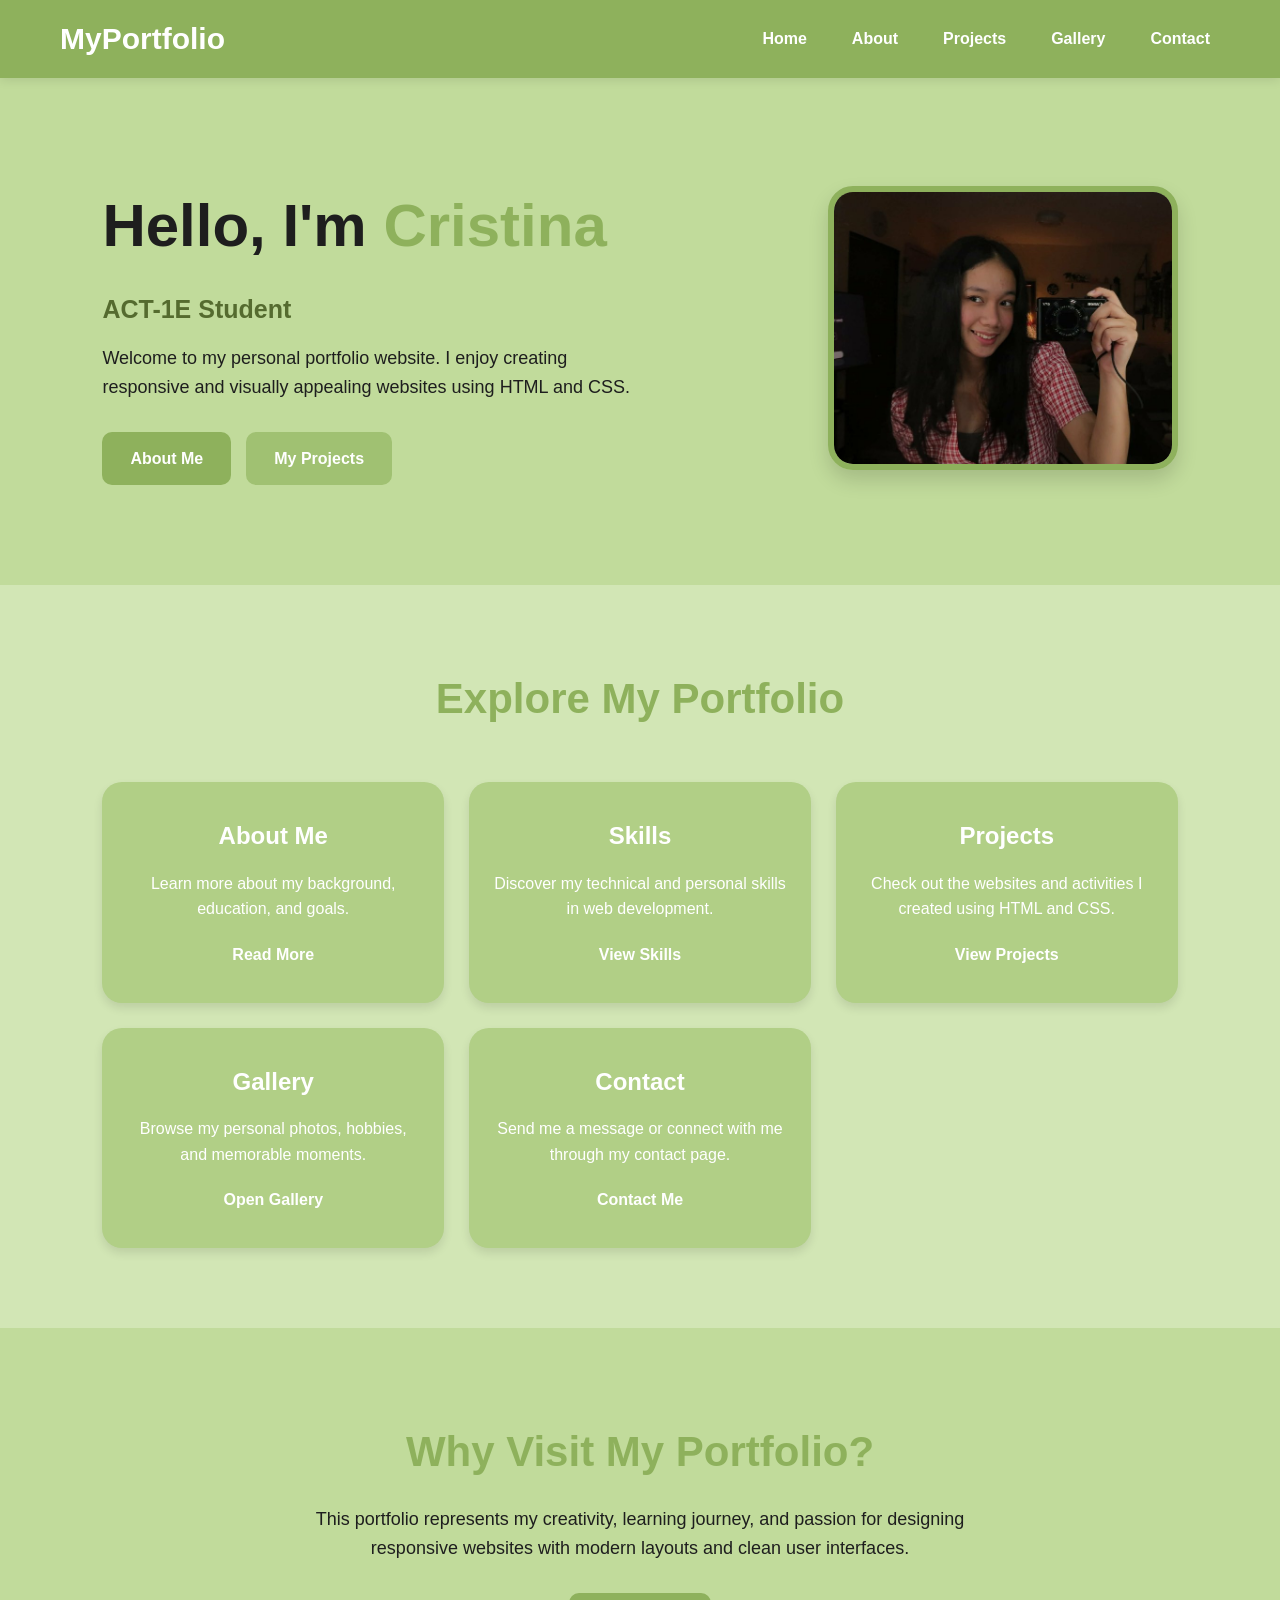
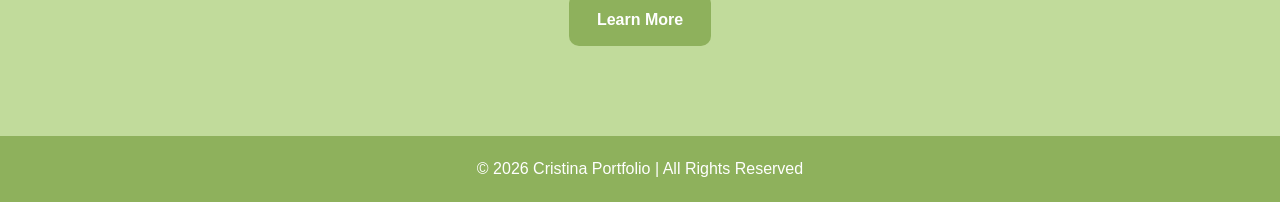
<file: index.html>
<!DOCTYPE html>
<html lang="en">
<head>
    <meta charset="UTF-8">
    <meta name="viewport" content="width=device-width, initial-scale=1.0">
    <title>Cristina | Portfolio</title>
    <link rel="stylesheet" href="css/main.css">
</head>
<body>


<header>
  <nav class="navbar">
    <h2 class="logo">MyPortfolio</h2>

    <ul class="nav-links">
      <li><a href="index.html">Home</a></li>
      <li><a href="about.html">About</a></li>
      <li><a href="projects.html">Projects</a></li>
      <li><a href="gallery.html">Gallery</a></li>
      <li><a href="contact.html">Contact</a></li>
    </ul>
  </nav>
</header>


    <section class="hero">

        <div class="hero-text">

            <h1>Hello, I'm <span>Cristina</span></h1>

            <h3>ACT-1E Student</h3>

            <p>
                Welcome to my personal portfolio website.
                I enjoy creating responsive and visually appealing
                websites using HTML and CSS.
            </p>

            <div class="hero-buttons">
                <a href="about.html" class="btn">About Me</a>
                <a href="projects.html" class="btn btn2">My Projects</a>
            </div>

        </div>

        <div class="hero-image">
            <img src="photos/01.jpg" alt="Profile Picture">
        </div>

    </section>

    <section class="home-features">

        <h2>Explore My Portfolio</h2>

        <div class="feature-container">

            <div class="feature-card">
                <h3>About Me</h3>

                <p>
                    Learn more about my background,
                    education, and goals.
                </p>

                <a href="about.html">Read More</a>
            </div>

            <div class="feature-card">
                <h3>Skills</h3>

                <p>
                    Discover my technical and personal
                    skills in web development.
                </p>

                <a href="skills.html">View Skills</a>
            </div>

            <div class="feature-card">
                <h3>Projects</h3>

                <p>
                    Check out the websites and activities
                    I created using HTML and CSS.
                </p>

                <a href="projects.html">View Projects</a>
            </div>

            <div class="feature-card">
                <h3>Gallery</h3>

                <p>
                    Browse my personal photos,
                    hobbies, and memorable moments.
                </p>

                <a href="gallery.html">Open Gallery</a>
            </div>

            <div class="feature-card">
                <h3>Contact</h3>

                <p>
                    Send me a message or connect
                    with me through my contact page.
                </p>

                <a href="contact.html">Contact Me</a>
            </div>

        </div>

    </section>


    <section class="mini-about">

        <div class="mini-about-text">

            <h2>Why Visit My Portfolio?</h2>

            <p>
                This portfolio represents my creativity,
                learning journey, and passion for designing
                responsive websites with modern layouts
                and clean user interfaces.
            </p>

            <a href="about.html" class="btn">Learn More</a>

        </div>

    </section>


    <footer>
        <p>© 2026 Cristina Portfolio | All Rights Reserved</p>
    </footer>

</body>
</html>
</file>
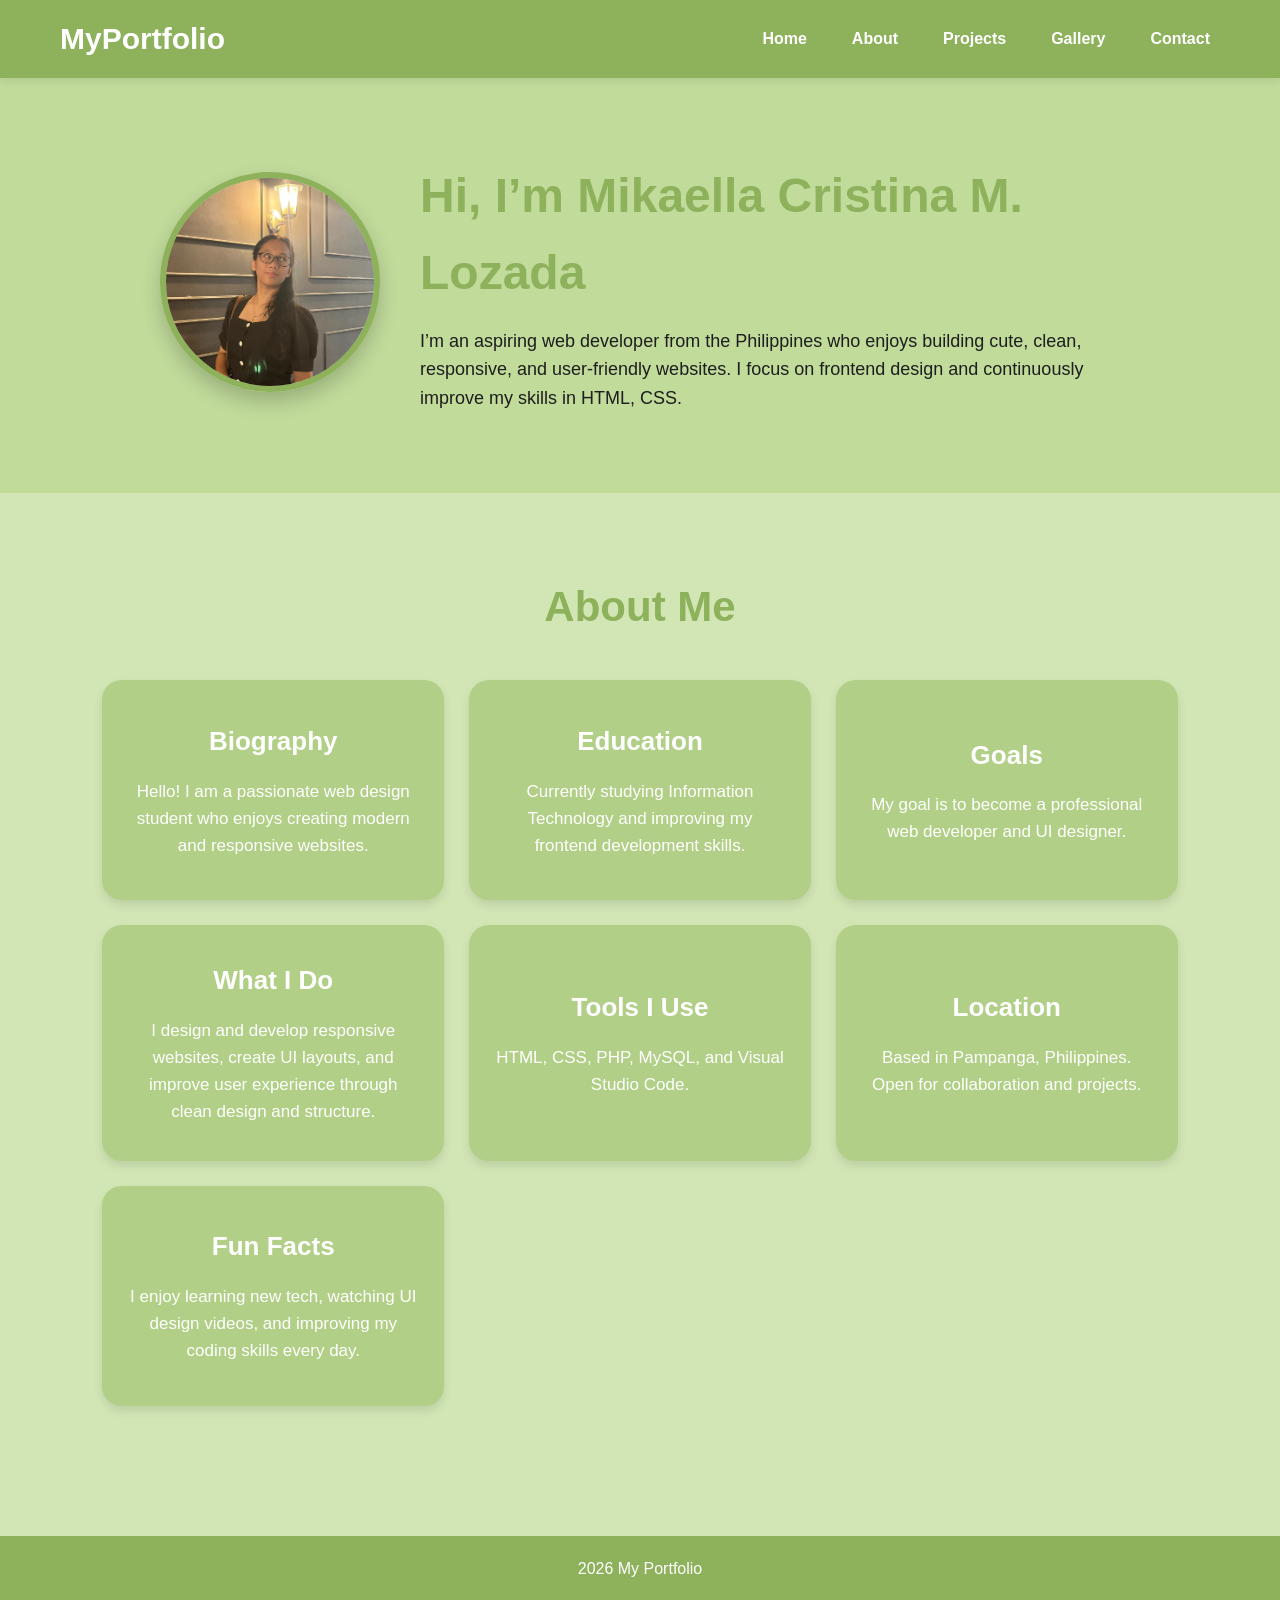
<file: about.html>
<!DOCTYPE html>
<html lang="en">
<head>
  <meta charset="UTF-8">
  <meta name="viewport" content="width=device-width, initial-scale=1.0">
  <title>About Me</title>
  <link rel="stylesheet" href="css/about.css">
</head>

<body>

<header>
  <nav class="navbar">
    <h2 class="logo">MyPortfolio</h2>

    <ul class="nav-links">
      <li><a href="index.html">Home</a></li>
      <li><a href="about.html">About</a></li>
      <li><a href="projects.html">Projects</a></li>
      <li><a href="gallery.html">Gallery</a></li>
      <li><a href="contact.html">Contact</a></li>
    </ul>
  </nav>
</header>


  <section class="about-intro">

    <div class="about-profile">
      <img src="photos/02.jpg" alt="Mikaella's Profile Photo">
    </div>

    <div class="about-intro-text">
      <h1>Hi, I’m Mikaella Cristina M. Lozada</h1>

      <p>
        I’m an aspiring web developer from the Philippines who enjoys building
        cute, clean, responsive, and user-friendly websites.
        I focus on frontend design and continuously improve my skills in
        HTML, CSS.
      </p>
    </div>

  </section>


  <section class="about">

    <h2>About Me</h2>

    <div class="about-container">

      <div class="about-card">
        <h3>Biography</h3>
        <p>
          Hello! I am a passionate web design student who enjoys
          creating modern and responsive websites.
        </p>
      </div>

      <div class="about-card">
        <h3>Education</h3>
        <p>
          Currently studying Information Technology and improving my
          frontend development skills.
        </p>
      </div>

      <div class="about-card">
        <h3>Goals</h3>
        <p>
          My goal is to become a professional web developer
          and UI designer.
        </p>
      </div>

      <div class="about-card">
        <h3>What I Do</h3>
        <p>
          I design and develop responsive websites,
          create UI layouts, and improve user experience
          through clean design and structure.
        </p>
      </div>

      <div class="about-card">
        <h3>Tools I Use</h3>
        <p>
          HTML, CSS, PHP, MySQL,
          and Visual Studio Code.
        </p>
      </div>

      <div class="about-card">
        <h3>Location</h3>
        <p>
          Based in Pampanga, Philippines.
          Open for collaboration and projects.
        </p>
      </div>

      <div class="about-card">
        <h3>Fun Facts</h3>
        <p>
          I enjoy learning new tech,
          watching UI design videos,
          and improving my coding skills every day.
        </p>
      </div>

    </div>

  </section>

  <footer>
    <p> 2026 My Portfolio</p>
  </footer>

</body>
</html>
</file>
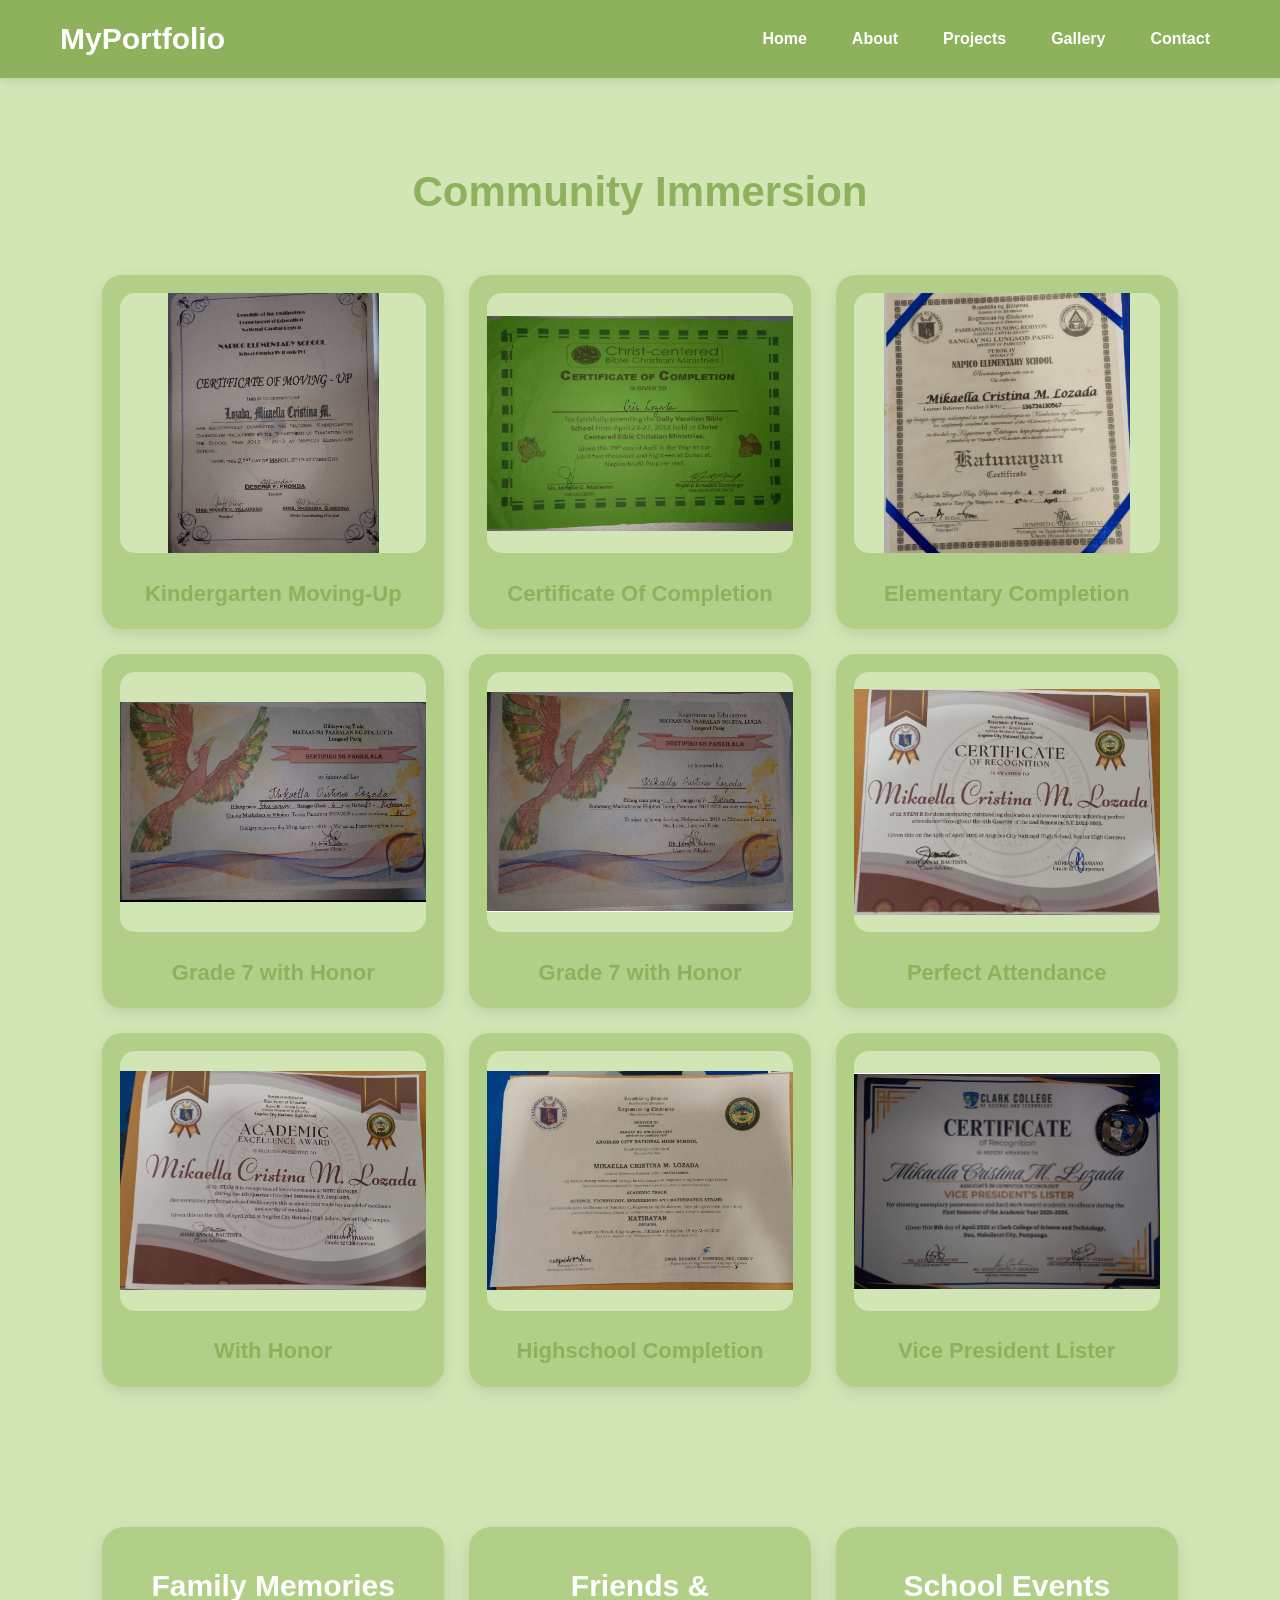
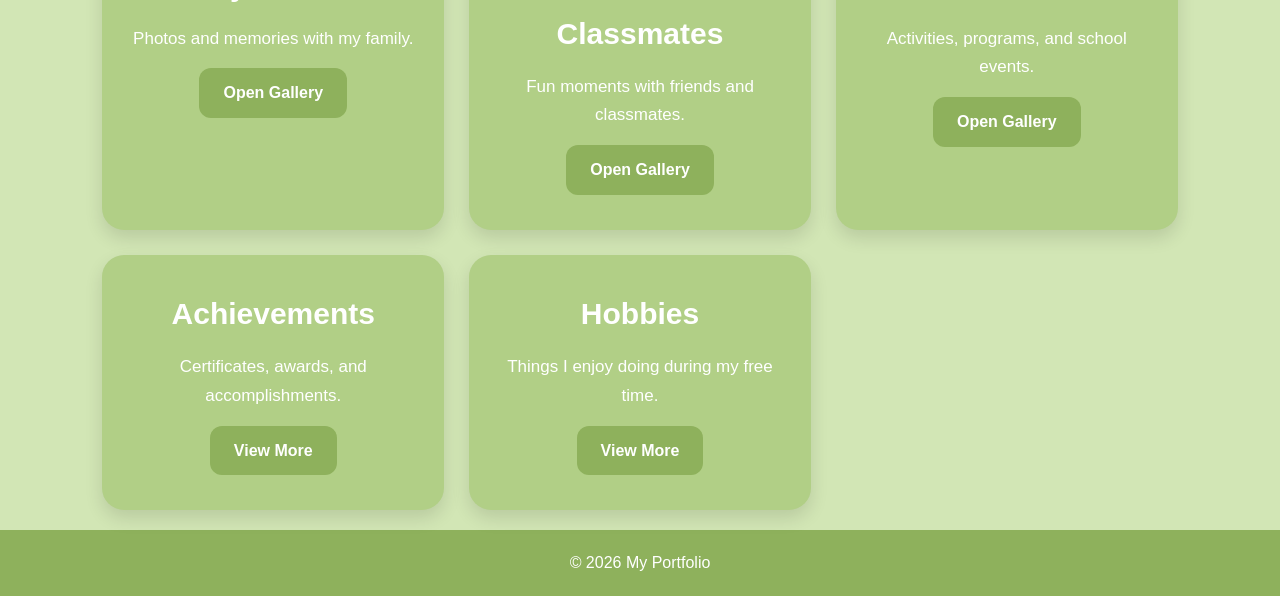
<file: achievements.html>
<!DOCTYPE html>
<html lang="en">
<head>
  <meta charset="UTF-8">
  <meta name="viewport" content="width=device-width, initial-scale=1.0">
  <title>Achievements</title>
  <link rel="stylesheet" href="css/achievements.css">
</head>
<body>

<header>
  <nav class="navbar">
    <h2 class="logo">MyPortfolio</h2>

    <ul class="nav-links">
      <li><a href="index.html">Home</a></li>
      <li><a href="about.html">About</a></li>
      <li><a href="projects.html">Projects</a></li>
      <li><a href="gallery.html">Gallery</a></li>
      <li><a href="contact.html">Contact</a></li>
    </ul>
  </nav>
</header>


<section class="gallery">
  <h4>Community Immersion</h4>

  <div class="gallery-container">

    <div class="gallery-item">
      <img src="photos/achievements/01.png" alt="">
      <h3>Kindergarten Moving-Up</h3>
    </div>

    <div class="gallery-item">
      <img src="photos/achievements/02.png" alt="">
      <h3>Certificate Of Completion</h3>
    </div>

    <div class="gallery-item">
      <img src="photos/achievements/03.png" alt="">
      <h3>Elementary Completion</h3>
    </div>

    <div class="gallery-item">
      <img src="photos/achievements/04.png" alt="">
      <h3>Grade 7 with Honor</h3>
    </div>

    <div class="gallery-item">
      <img src="photos/achievements/05.png" alt="">
      <h3>Grade 7 with Honor</h3>
    </div>

    <div class="gallery-item">
      <img src="photos/achievements/06.png" alt="">
      <h3>Perfect Attendance</h3>
    </div>

    <div class="gallery-item">
      <img src="photos/achievements/07.png" alt="">
      <h3>With Honor</h3>
    </div>

    <div class="gallery-item">
      <img src="photos/achievements/08.png" alt="">
      <h3>Highschool Completion</h3>
    </div>

    <div class="gallery-item">
      <img src="photos/achievements/09.png" alt="">
      <h3>Vice President Lister</h3>
    </div>
    </div>
</section>

<section class="gallery-links">

  <div class="gallery-link-card">
    <h3>Family Memories</h3>
    <p>Photos and memories with my family.</p>

    <a href="family.html" class="gallery-btn">
      Open Gallery
    </a>
  </div>

  <div class="gallery-link-card">
    <h3>Friends & Classmates</h3>
    <p>Fun moments with friends and classmates.</p>

    <a href="friends.html" class="gallery-btn">
      Open Gallery
    </a>
  </div>

  <div class="gallery-link-card">
    <h3>School Events</h3>
    <p>Activities, programs, and school events.</p>

    <a href="school-events.html" class="gallery-btn">
      Open Gallery
    </a>
  </div>

  <div class="gallery-link-card">
    <h3>Achievements</h3>
    <p>Certificates, awards, and accomplishments.</p>

    <a href="achievements.html" class="gallery-btn">
      View More
    </a>
  </div>


  <div class="gallery-link-card">
    <h3>Hobbies</h3>
    <p>Things I enjoy doing during my free time.</p>

    <a href="hobbies.html" class="gallery-btn">
      View More
    </a>
  </div>

</section>


<footer>
  <p>© 2026 My Portfolio</p>
</footer>

</body>
</html>
</file>
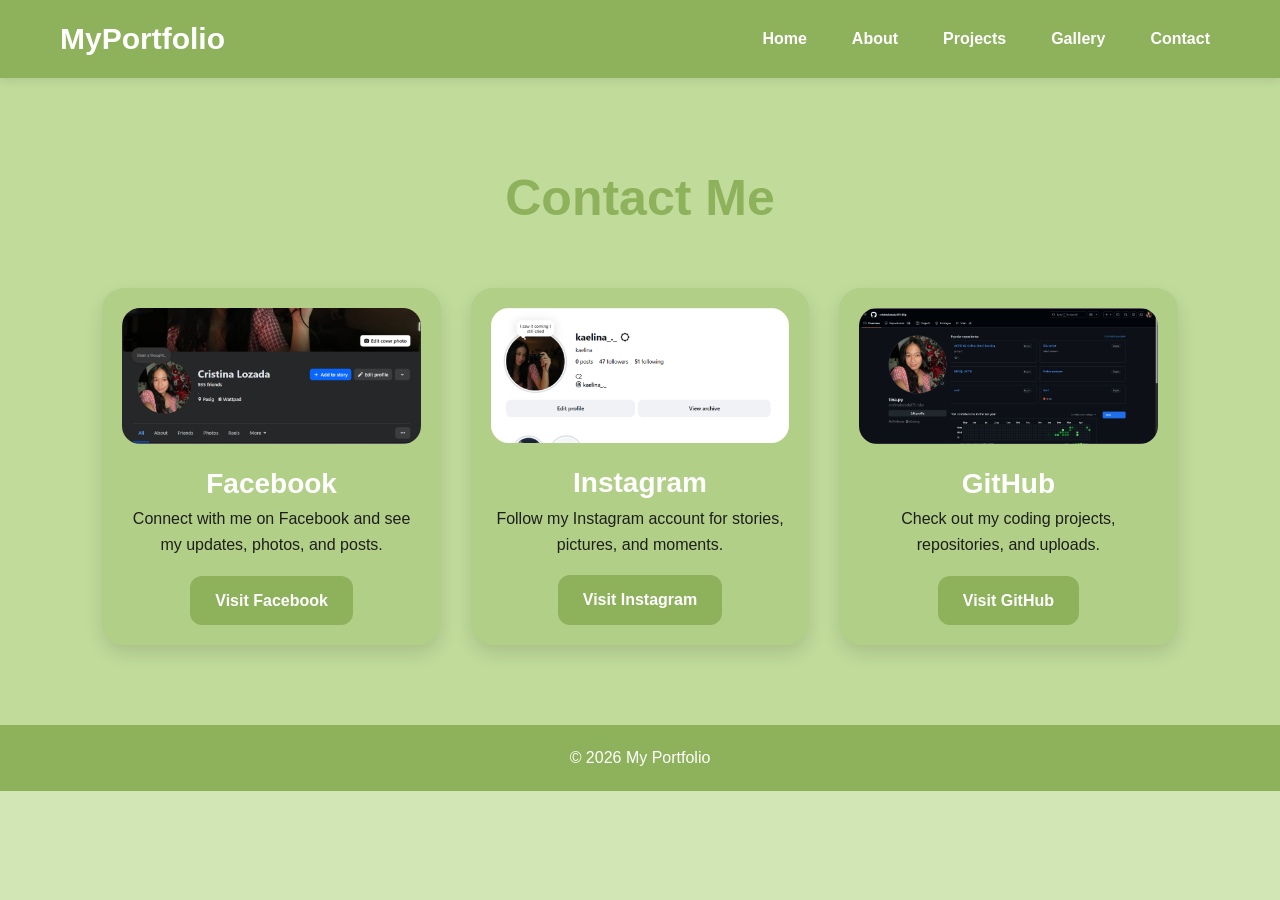
<file: contact.html>
<!DOCTYPE html>
<html lang="en">
<head>
  <meta charset="UTF-8">
  <meta name="viewport" content="width=device-width, initial-scale=1.0">
  <title>Contact</title>
  <link rel="stylesheet" href="css/contact.css">
</head>
<body>

<header>
  <nav class="navbar">
    <h2 class="logo">MyPortfolio</h2>

    <ul class="nav-links">
      <li><a href="index.html">Home</a></li>
      <li><a href="about.html">About</a></li>
      <li><a href="projects.html">Projects</a></li>
      <li><a href="gallery.html">Gallery</a></li>
      <li><a href="contact.html">Contact</a></li>
    </ul>
  </nav>
</header>

<section class="contact">

  <h2>Contact Me</h2>

  <div class="social-container">

    <div class="social-card">

      <img src="photos/socials/01.1.png" alt="Facebook">

      <h3>Facebook</h3>

      <p>
        Connect with me on Facebook and see my updates,
        photos, and posts.
      </p>

      <a href="https://www.facebook.com/cristina.lozada.5220/"
         target="_blank"
         class="social-btn">
         Visit Facebook
      </a>

    </div>

    <div class="social-card">

      <img src="photos/socials/02.2.png" alt="Instagram">

      <h3>Instagram</h3>

      <p>
        Follow my Instagram account for stories,
        pictures, and moments.
      </p>

      <a href="https://www.instagram.com/kaelina_._/"
         target="_blank"
         class="social-btn">
         Visit Instagram
      </a>

    </div>

    <div class="social-card">

      <img src="photos/socials/03.png" alt="GitHub">

      <h3>GitHub</h3>

      <p>
        Check out my coding projects,
        repositories, and uploads.
      </p>

      <a href="https://github.com/cristinalozada175-blip"
         target="_blank"
         class="social-btn">
         Visit GitHub
      </a>

    </div>

  </div>

</section>

<footer>
  <p>© 2026 My Portfolio</p>
</footer>

</body>
</html>
</file>
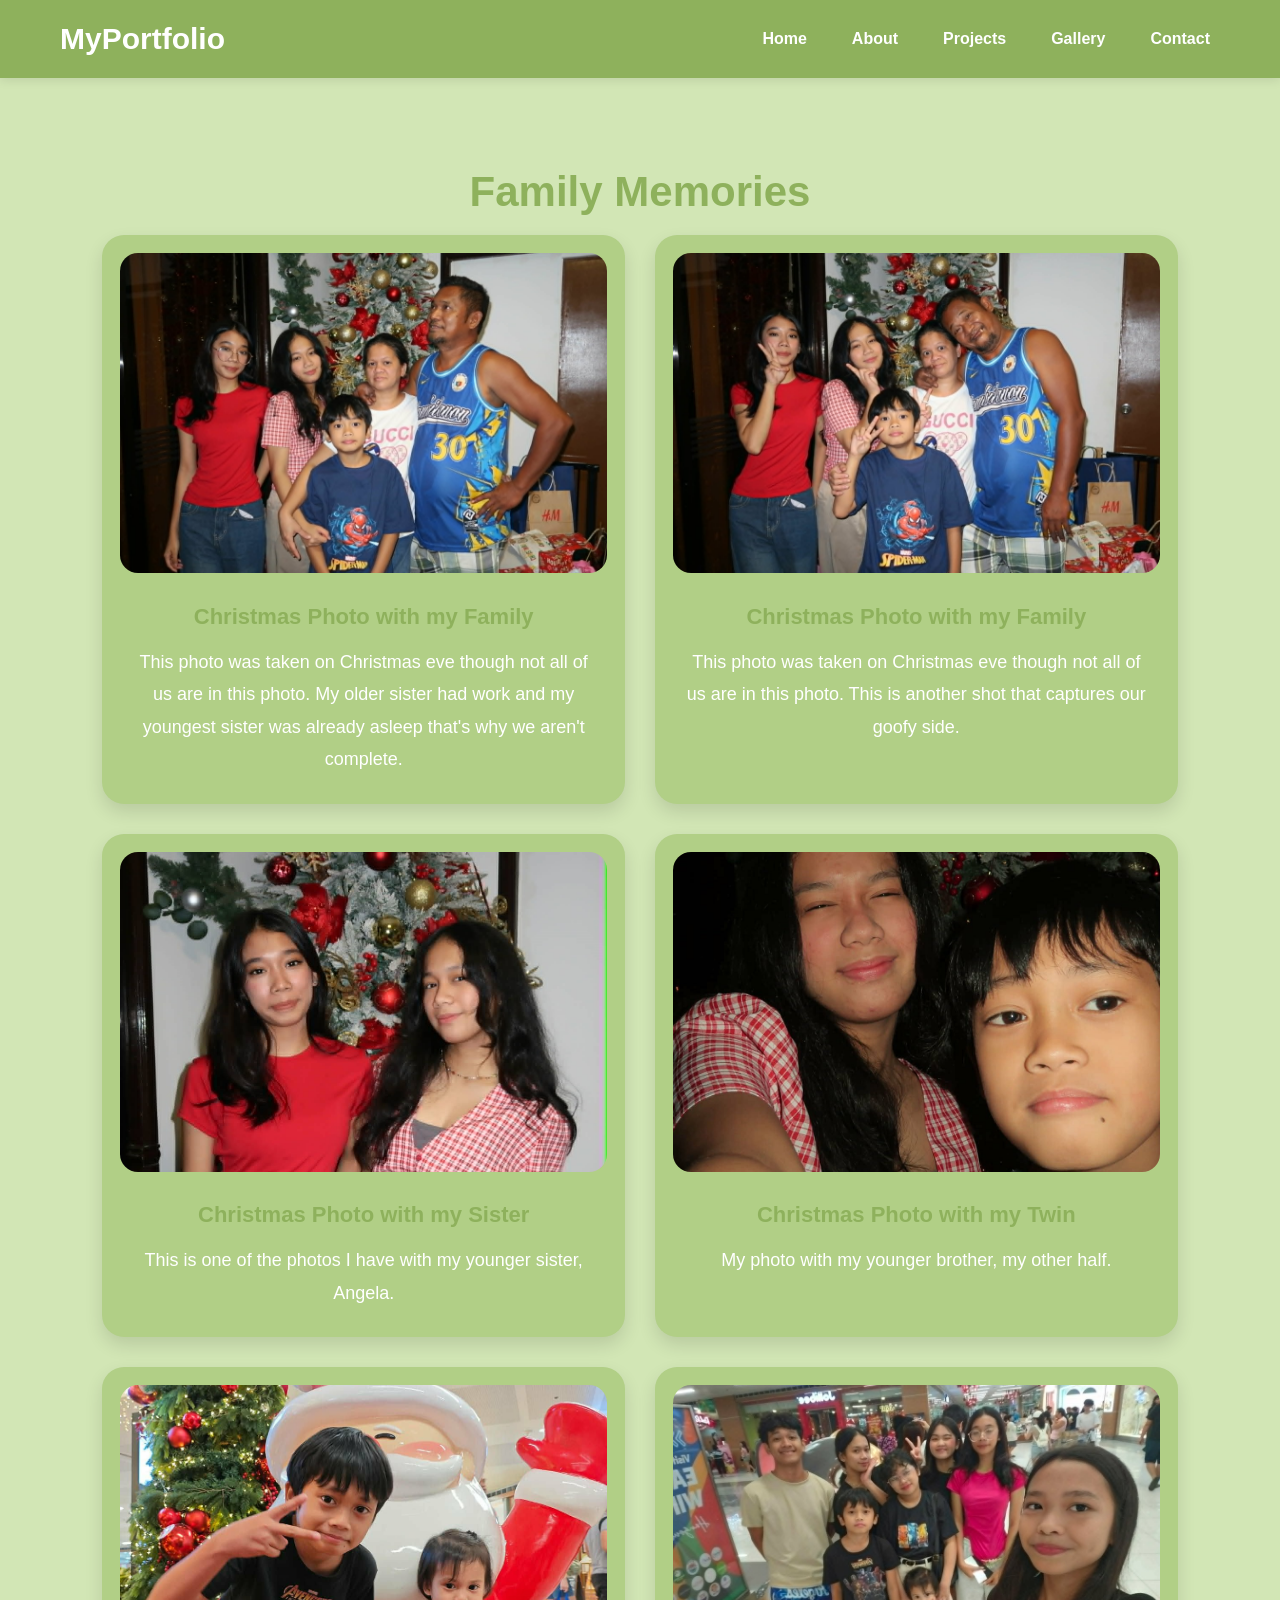
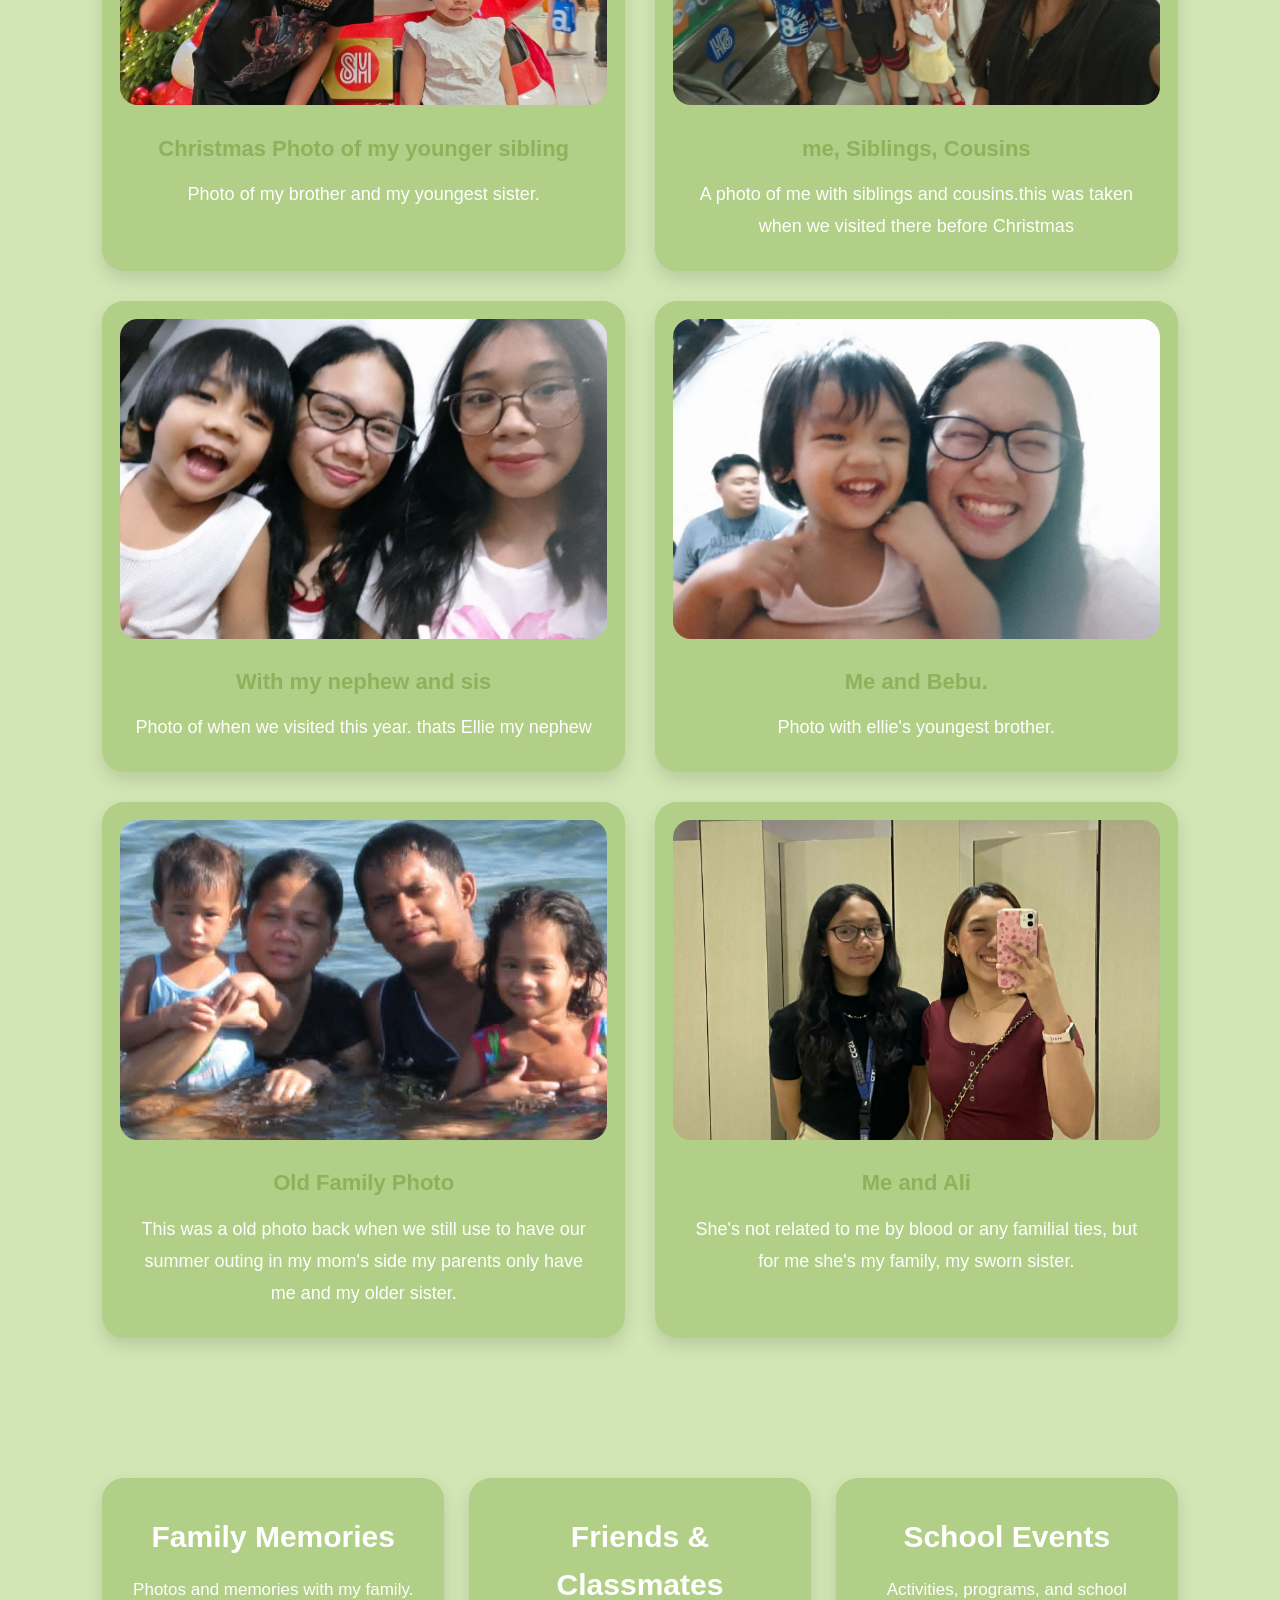
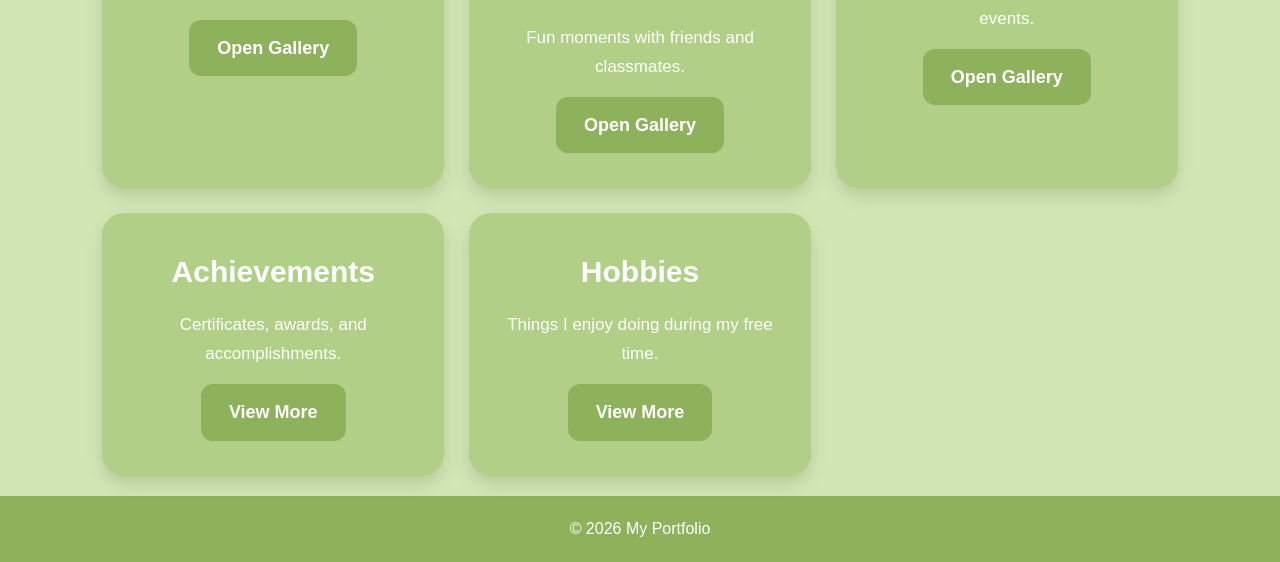
<file: family.html>
<!DOCTYPE html>
<html lang="en">
<head>
  <meta charset="UTF-8">
  <meta name="viewport" content="width=device-width, initial-scale=1.0">
  <title>Gallery</title>
  <link rel="stylesheet" href="css/gallery.css">
</head>
<body>

<header>
  <nav class="navbar">
    <h2 class="logo">MyPortfolio</h2>

    <ul class="nav-links">
      <li><a href="index.html">Home</a></li>
      <li><a href="about.html">About</a></li>
      <li><a href="projects.html">Projects</a></li>
      <li><a href="gallery.html">Gallery</a></li>
      <li><a href="contact.html">Contact</a></li>
    </ul>
  </nav>
</header>



<section class="gallery">

  <h2>Family Memories</h2>

  <div class="gallery-container">

    <div class="gallery-item">
      <img src="photos/family/01.jpg" alt="">

      <h3>Christmas Photo with my Family</h3>

      <p>
        This photo was taken on Christmas eve though
        not all of us are in this photo. My older sister
        had work and my youngest sister was already
        asleep that's why we aren't complete.
      </p>
    </div>

    <div class="gallery-item">
      <img src="photos/family/02.jpg" alt="">

      <h3>Christmas Photo with my Family</h3>

      <p>
        This photo was taken on Christmas eve though
        not all of us are in this photo. This is
        another shot that captures our goofy side.
      </p>
    </div>

    <div class="gallery-item">
      <img src="photos/family/03.jpg" alt="">

      <h3>Christmas Photo with my Sister</h3>

      <p>
        This is one of the photos
        I have with my younger sister, Angela.
      </p>
    </div>

    <div class="gallery-item">
      <img src="photos/family/05.jpg" alt="">

      <h3>Christmas Photo with my Twin</h3>

      <p>
        My photo with my younger brother, my other half.
      </p>
    </div>

    <div class="gallery-item">
      <img src="photos/family/06.jpg" alt="">

      <h3>Christmas Photo of my younger sibling</h3>

      <p>
        Photo of my brother and my youngest sister.
      </p>
    </div>

    <div class="gallery-item">
      <img src="photos/family/04.jpg" alt="">

      <h3>me, Siblings, Cousins</h3>

      <p>
        A photo of me with siblings and cousins.this 
        was taken when we visited there before Christmas
      </p>
    </div>

    <div class="gallery-item">
      <img src="photos/family/09.jpg" alt="">

      <h3>With my nephew and sis</h3>

      <p>
        Photo of when we visited this year.
        thats Ellie my nephew
      </p>
    </div>

    <div class="gallery-item">
      <img src="photos/family/10.jpg" alt="">

      <h3>Me and Bebu.</h3>

      <p>
        Photo with ellie's youngest brother.
      </p>
    </div>

    <div class="gallery-item">
      <img src="photos/family/11.jpg" alt="">

      <h3>Old Family Photo</h3>

      <p>
        This was a old photo back when we still use 
        to have our summer outing in my mom's side 
        my parents only have me and my older sister.
      </p>
    </div>

    <div class="gallery-item">
      <img src="photos/family/ali.jpg" alt="">

      <h3>Me and Ali</h3>

      <p>
        She's not related to me by blood or any familial ties,
        but for me she's my family, my sworn sister.
      </p>
    </div>

  </div>

</section>

<section class="gallery-links">

  <div class="gallery-link-card">
    <h3>Family Memories</h3>
    <p>Photos and memories with my family.</p>

    <a href="family.html" class="gallery-btn">
      Open Gallery
    </a>
  </div>

  <div class="gallery-link-card">
    <h3>Friends & Classmates</h3>
    <p>Fun moments with friends and classmates.</p>

    <a href="friends.html" class="gallery-btn">
      Open Gallery
    </a>
  </div>

  <div class="gallery-link-card">
    <h3>School Events</h3>
    <p>Activities, programs, and school events.</p>

    <a href="school-events.html" class="gallery-btn">
      Open Gallery
    </a>
  </div>

  <div class="gallery-link-card">
    <h3>Achievements</h3>
    <p>Certificates, awards, and accomplishments.</p>

    <a href="achievements.html" class="gallery-btn">
      View More
    </a>
  </div>


  <div class="gallery-link-card">
    <h3>Hobbies</h3>
    <p>Things I enjoy doing during my free time.</p>

    <a href="hobbies.html" class="gallery-btn">
      View More
    </a>
  </div>

</section>

<footer>
  <p>© 2026 My Portfolio</p>
</footer>

</body>
</html>
</file>
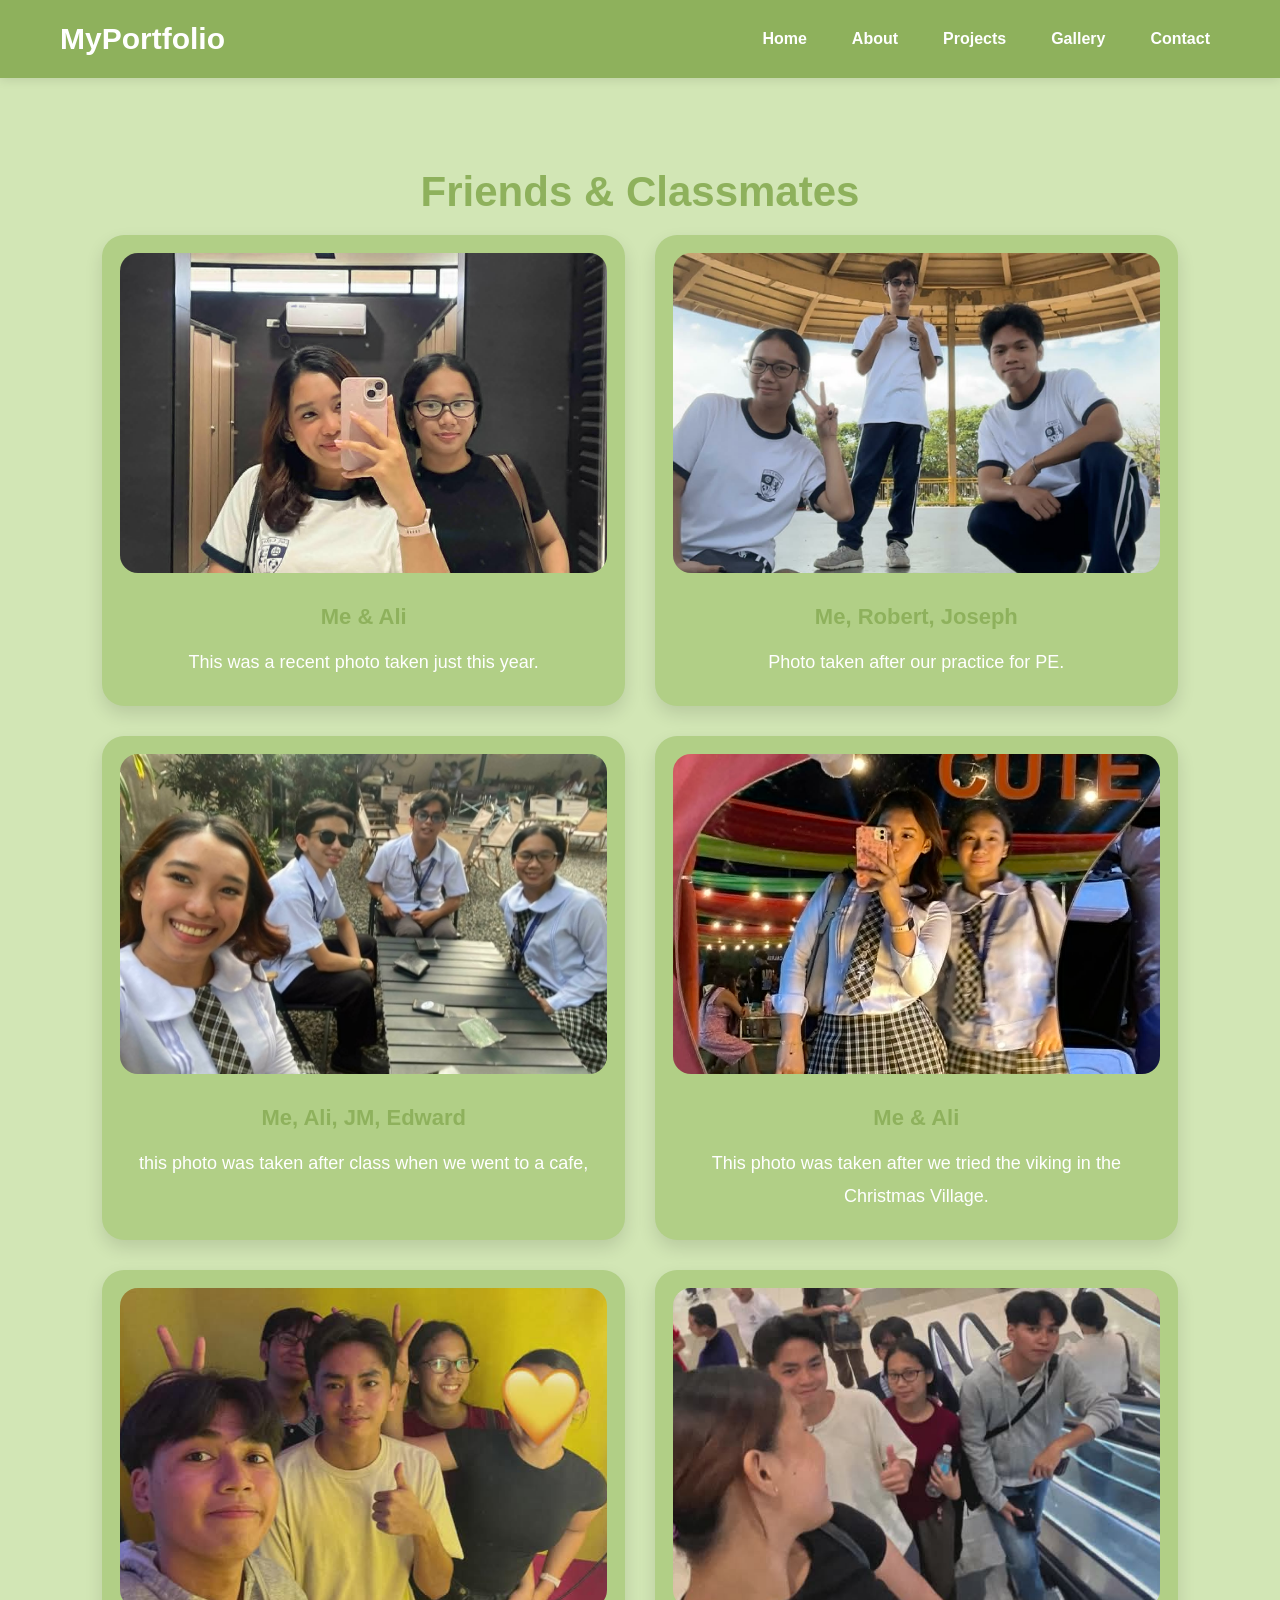
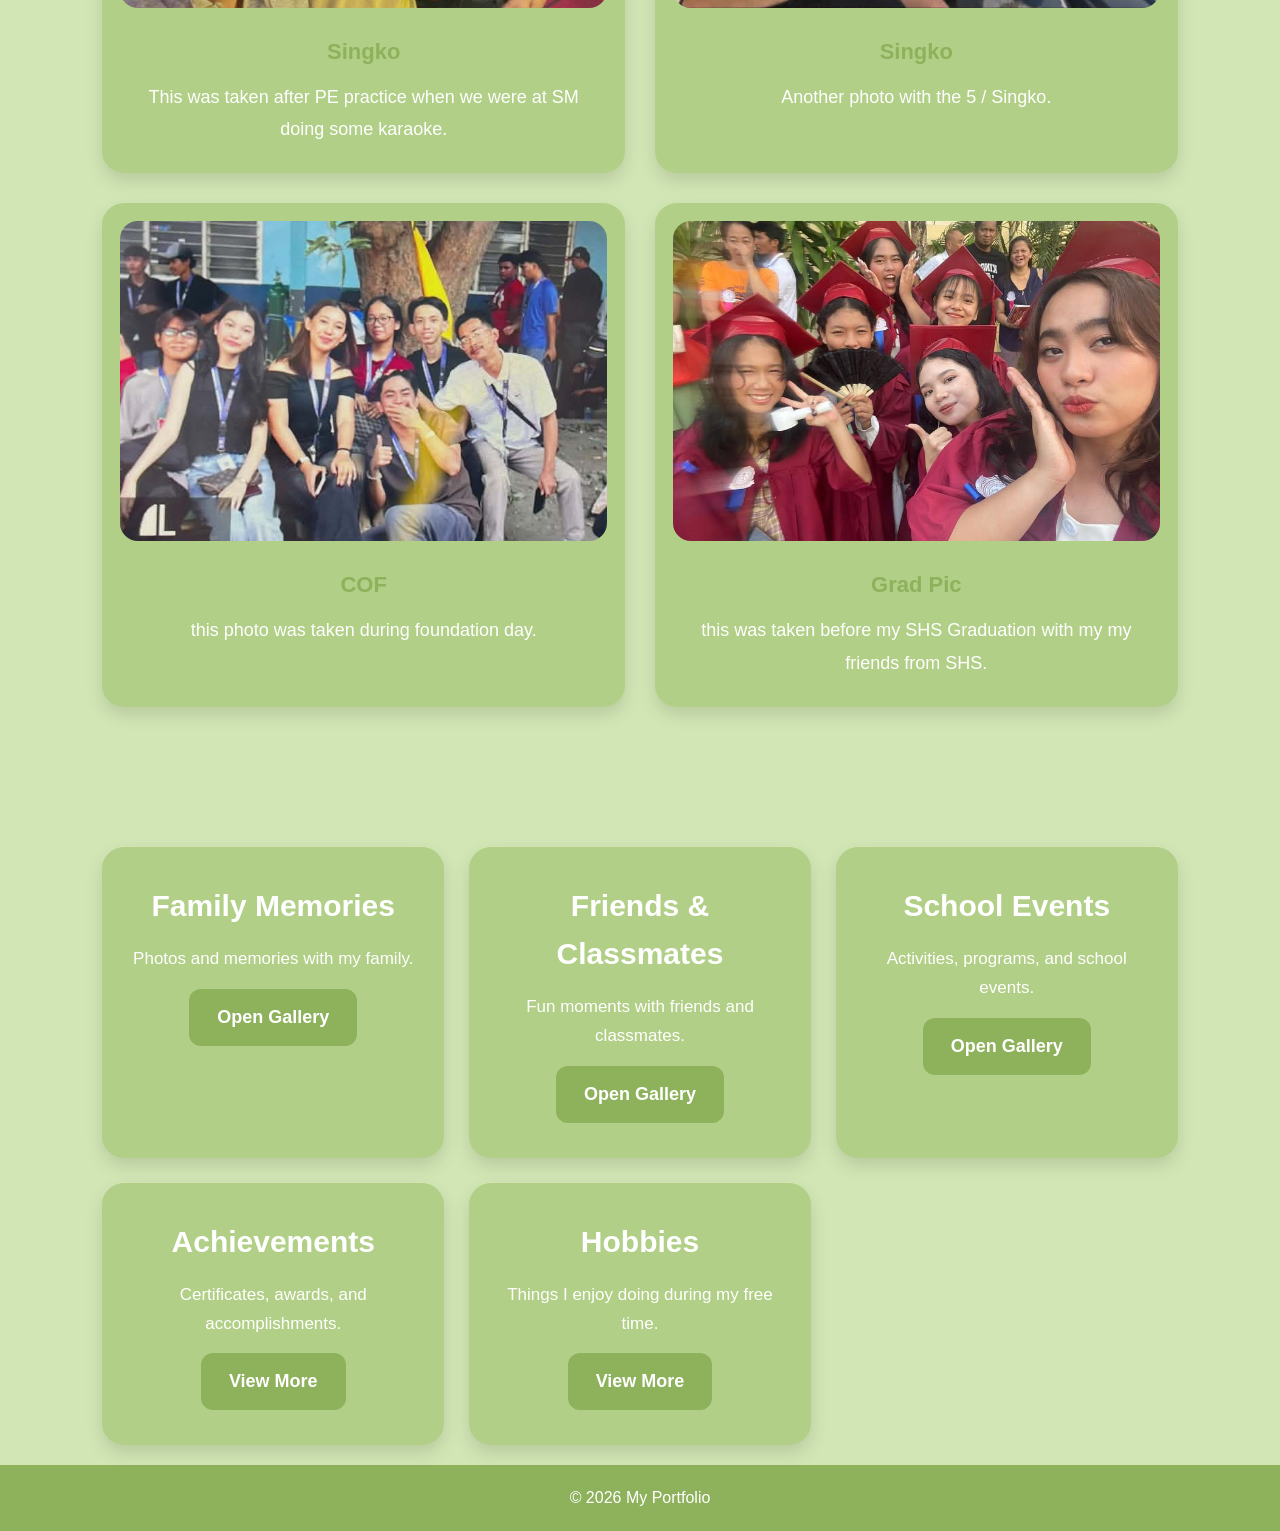
<file: friends.html>
<!DOCTYPE html>
<html lang="en">
<head>
  <meta charset="UTF-8">
  <meta name="viewport" content="width=device-width, initial-scale=1.0">
  <title>Gallery</title>
  <link rel="stylesheet" href="css/gallery.css">
</head>
<body>

<header>
  <nav class="navbar">
    <h2 class="logo">MyPortfolio</h2>

    <ul class="nav-links">
      <li><a href="index.html">Home</a></li>
      <li><a href="about.html">About</a></li>
      <li><a href="projects.html">Projects</a></li>
      <li><a href="gallery.html">Gallery</a></li>
      <li><a href="contact.html">Contact</a></li>
    </ul>
  </nav>
</header>




<section class="gallery">

  <h2>Friends & Classmates</h2>

  <div class="gallery-container">
    <div class="gallery-item">
      <img src="photos/friends/01.jpg" alt="">

      <h3>Me & Ali</h3>

      <p>
        This was a recent photo taken just this year.
      </p>
    </div>

    <div class="gallery-item">
      <img src="photos/friends/02.jpg" alt="">

      <h3>Me, Robert, Joseph</h3>

      <p>
        Photo taken after our practice for PE.
      </p>
    </div>

    <div class="gallery-item">
      <img src="photos/friends/03.jpg" alt="">

      <h3>Me, Ali, JM, Edward</h3>

      <p>
        this photo was taken after class when we 
        went to a cafe,
      </p>
    </div>

    <div class="gallery-item">
      <img src="photos/friends/04.jpg" alt="">

      <h3>Me & Ali</h3>

      <p>
        This photo was taken after we tried the viking 
        in the Christmas Village.
      </p>
    </div>

    <div class="gallery-item">
      <img src="photos/friends/06.jpg" alt="">

      <h3>Singko</h3>

      <p>
        This was taken after PE practice when 
        we were at SM doing some karaoke.
      </p>
    </div>

    <div class="gallery-item">
      <img src="photos/friends/07.jpg" alt="">

      <h3>Singko</h3>

      <p>
        Another photo with the 5 / Singko.
      </p>
    </div>

    <div class="gallery-item">
      <img src="photos/friends/08.jpg" alt="">

      <h3>COF</h3>

      <p>
        this photo was taken during foundation day.
      </p>
    </div>

    <div class="gallery-item">
      <img src="photos/friends/05.jpg" alt="">

      <h3>Grad Pic</h3>

      <p>
        this was taken before my SHS Graduation 
        with my my friends from SHS.
      </p>
    </div>
  </div>
</section>


<section class="gallery-links">

  <div class="gallery-link-card">
    <h3>Family Memories</h3>
    <p>Photos and memories with my family.</p>

    <a href="family.html" class="gallery-btn">
      Open Gallery
    </a>
  </div>

  <div class="gallery-link-card">
    <h3>Friends & Classmates</h3>
    <p>Fun moments with friends and classmates.</p>

    <a href="friends.html" class="gallery-btn">
      Open Gallery
    </a>
  </div>

  <div class="gallery-link-card">
    <h3>School Events</h3>
    <p>Activities, programs, and school events.</p>

    <a href="school-events.html" class="gallery-btn">
      Open Gallery
    </a>
  </div>

  <div class="gallery-link-card">
    <h3>Achievements</h3>
    <p>Certificates, awards, and accomplishments.</p>

    <a href="achievements.html" class="gallery-btn">
      View More
    </a>
  </div>


  <div class="gallery-link-card">
    <h3>Hobbies</h3>
    <p>Things I enjoy doing during my free time.</p>

    <a href="hobbies.html" class="gallery-btn">
      View More
    </a>
  </div>

</section>
<footer>
  <p>© 2026 My Portfolio</p>
</footer>

</body>
</html>
</file>
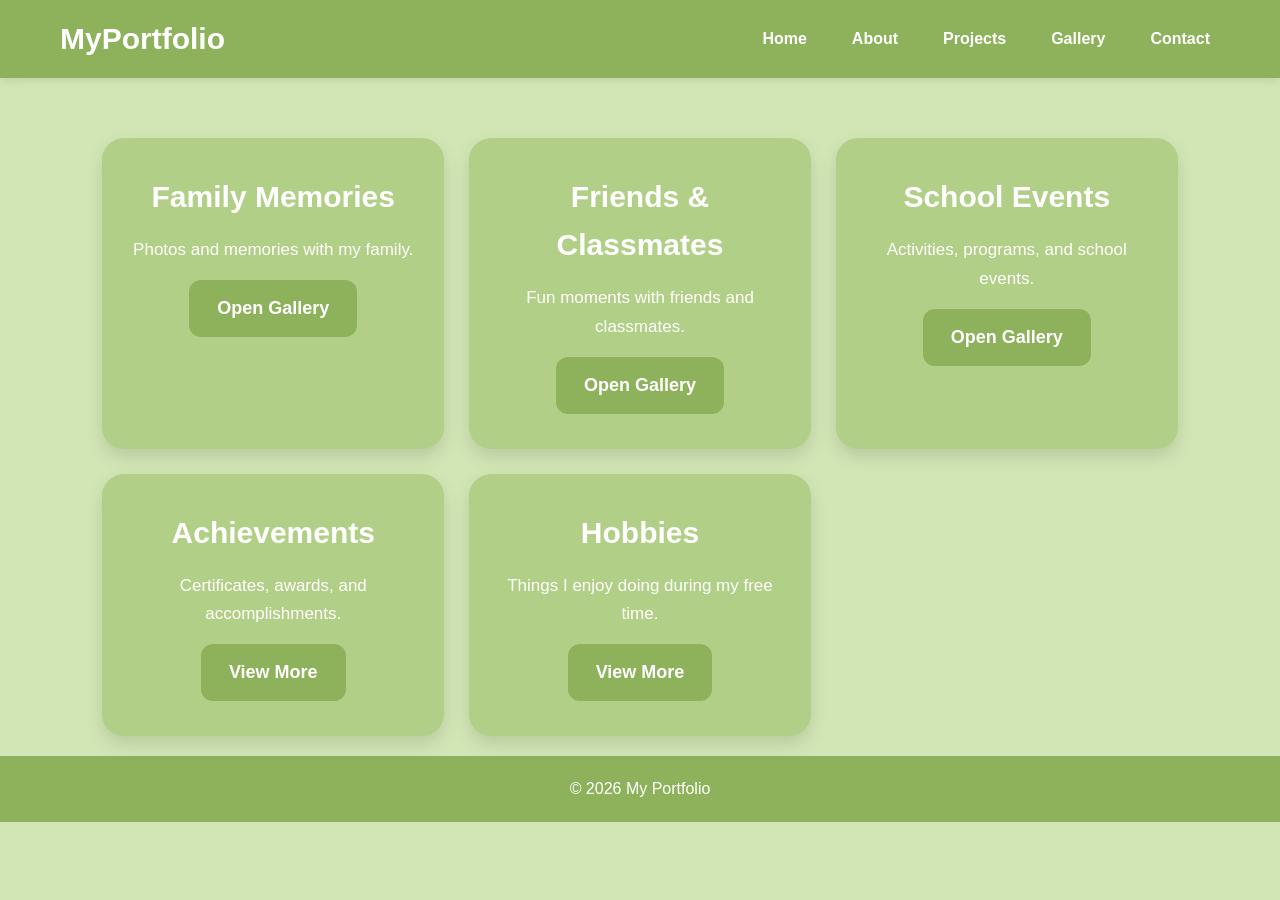
<file: gallery.html>
<!DOCTYPE html>
<html lang="en">
<head>
  <meta charset="UTF-8">
  <meta name="viewport" content="width=device-width, initial-scale=1.0">
  <title>Gallery</title>
  <link rel="stylesheet" href="css/gallery.css">
</head>
<body>

<header>
  <nav class="navbar">
    <h2 class="logo">MyPortfolio</h2>

    <ul class="nav-links">
      <li><a href="index.html">Home</a></li>
      <li><a href="about.html">About</a></li>
      <li><a href="projects.html">Projects</a></li>
      <li><a href="gallery.html">Gallery</a></li>
      <li><a href="contact.html">Contact</a></li>
    </ul>
  </nav>
</header>

<section class="gallery-links">

  <div class="gallery-link-card">
    <h3>Family Memories</h3>
    <p>Photos and memories with my family.</p>

    <a href="family.html" class="gallery-btn">
      Open Gallery
    </a>
  </div>

  <div class="gallery-link-card">
    <h3>Friends & Classmates</h3>
    <p>Fun moments with friends and classmates.</p>

    <a href="friends.html" class="gallery-btn">
      Open Gallery
    </a>
  </div>

  <div class="gallery-link-card">
    <h3>School Events</h3>
    <p>Activities, programs, and school events.</p>

    <a href="school-events.html" class="gallery-btn">
      Open Gallery
    </a>
  </div>

  <div class="gallery-link-card">
    <h3>Achievements</h3>
    <p>Certificates, awards, and accomplishments.</p>

    <a href="achievements.html" class="gallery-btn">
      View More
    </a>
  </div>


  <div class="gallery-link-card">
    <h3>Hobbies</h3>
    <p>Things I enjoy doing during my free time.</p>

    <a href="hobbies.html" class="gallery-btn">
      View More
    </a>
  </div>

</section>
<footer>
  <p>© 2026 My Portfolio</p>
</footer>

</body>
</html>
</file>
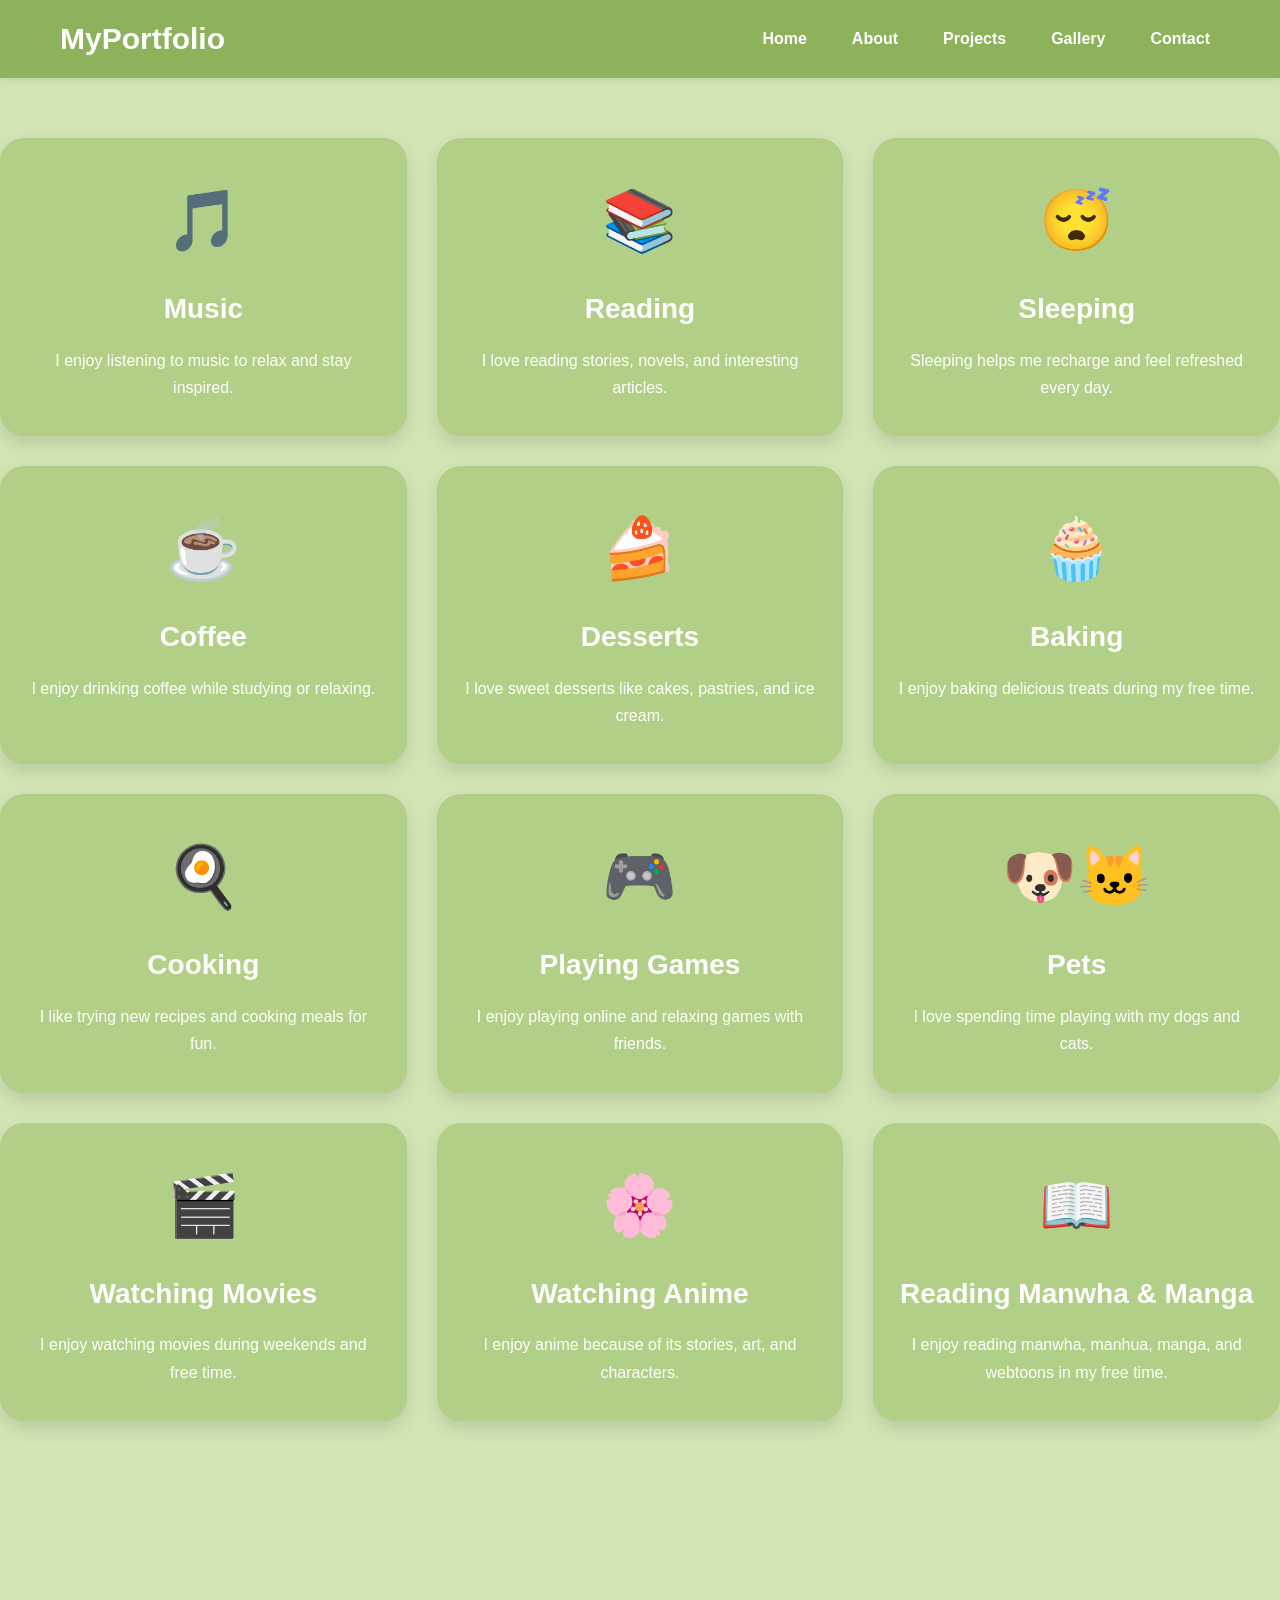
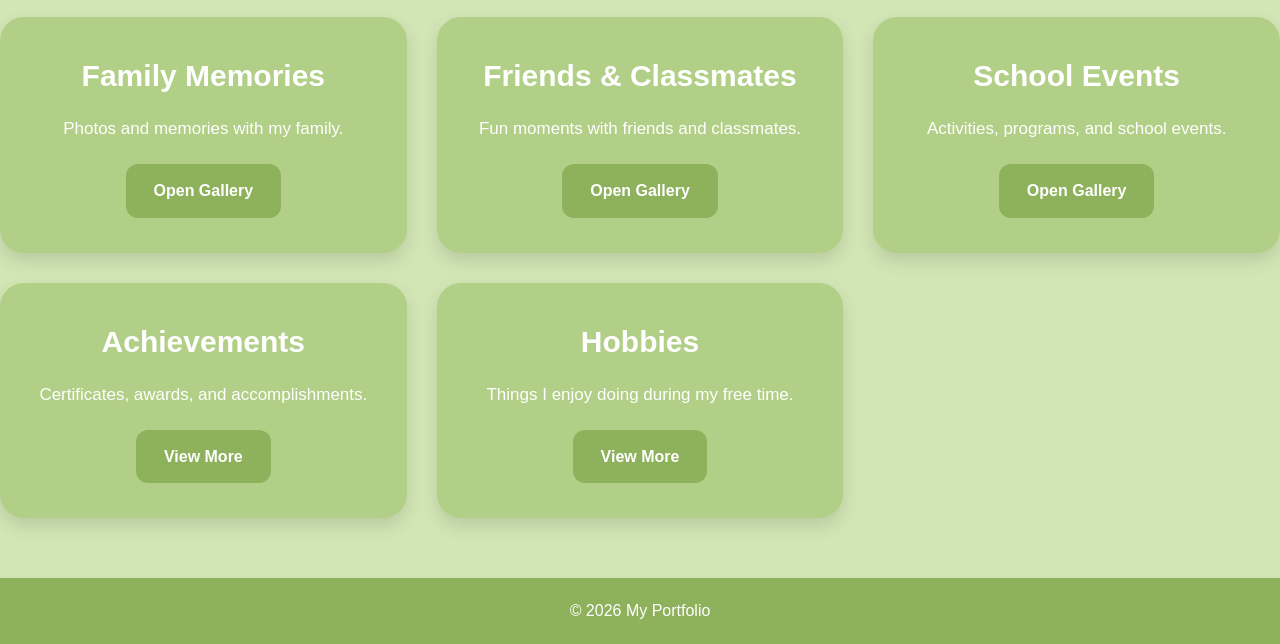
<file: hobbies.html>
<!DOCTYPE html>
<html lang="en">
<head>
  <meta charset="UTF-8">
  <meta name="viewport" content="width=device-width, initial-scale=1.0">
  <title>Hobbies</title>
  <link rel="stylesheet" href="css/hobbies.css">
</head>
<body>

<header>
  <nav class="navbar">
    <h2 class="logo">MyPortfolio</h2>

    <ul class="nav-links">
      <li><a href="index.html">Home</a></li>
      <li><a href="about.html">About</a></li>
      <li><a href="projects.html">Projects</a></li>
      <li><a href="gallery.html">Gallery</a></li>
      <li><a href="contact.html">Contact</a></li>
    </ul>
  </nav>
</header>

<div class="about-container">

  <div class="about-card">
    <div class="hobby-icon">🎵</div>
    <h3>Music</h3>
    <p>I enjoy listening to music to relax and stay inspired.</p>
  </div>

  <div class="about-card">
    <div class="hobby-icon">📚</div>
    <h3>Reading</h3>
    <p>I love reading stories, novels, and interesting articles.</p>
  </div>

  <div class="about-card">
    <div class="hobby-icon">😴</div>
    <h3>Sleeping</h3>
    <p>Sleeping helps me recharge and feel refreshed every day.</p>
  </div>

  <div class="about-card">
    <div class="hobby-icon">☕</div>
    <h3>Coffee</h3>
    <p>I enjoy drinking coffee while studying or relaxing.</p>
  </div>

  <div class="about-card">
    <div class="hobby-icon">🍰</div>
    <h3>Desserts</h3>
    <p>I love sweet desserts like cakes, pastries, and ice cream.</p>
  </div>

  <div class="about-card">
    <div class="hobby-icon">🧁</div>
    <h3>Baking</h3>
    <p>I enjoy baking delicious treats during my free time.</p>
  </div>

  <div class="about-card">
    <div class="hobby-icon">🍳</div>
    <h3>Cooking</h3>
    <p>I like trying new recipes and cooking meals for fun.</p>
  </div>

  <div class="about-card">
    <div class="hobby-icon">🎮</div>
    <h3>Playing Games</h3>
    <p>I enjoy playing online and relaxing games with friends.</p>
  </div>

  <div class="about-card">
    <div class="hobby-icon">🐶🐱</div>
    <h3>Pets</h3>
    <p>I love spending time playing with my dogs and cats.</p>
  </div>

  <div class="about-card">
    <div class="hobby-icon">🎬</div>
    <h3>Watching Movies</h3>
    <p>I enjoy watching movies during weekends and free time.</p>
  </div>

  <div class="about-card">
    <div class="hobby-icon">🌸</div>
    <h3>Watching Anime</h3>
    <p>I enjoy anime because of its stories, art, and characters.</p>
  </div>

  <div class="about-card">
    <div class="hobby-icon">📖</div>
    <h3>Reading Manwha & Manga</h3>
    <p>
      I enjoy reading manwha, manhua, manga,
      and webtoons in my free time.
    </p>
  </div>

</div>

<br><br><br>

<section class="gallery-links">

  <div class="gallery-link-card">
    <h3>Family Memories</h3>
    <p>Photos and memories with my family.</p>

    <a href="family.html" class="gallery-btn">
      Open Gallery
    </a>
  </div>

  <div class="gallery-link-card">
    <h3>Friends & Classmates</h3>
    <p>Fun moments with friends and classmates.</p>

    <a href="friends.html" class="gallery-btn">
      Open Gallery
    </a>
  </div>

  <div class="gallery-link-card">
    <h3>School Events</h3>
    <p>Activities, programs, and school events.</p>

    <a href="school-events.html" class="gallery-btn">
      Open Gallery
    </a>
  </div>

  <div class="gallery-link-card">
    <h3>Achievements</h3>
    <p>Certificates, awards, and accomplishments.</p>

    <a href="achievements.html" class="gallery-btn">
      View More
    </a>
  </div>


  <div class="gallery-link-card">
    <h3>Hobbies</h3>
    <p>Things I enjoy doing during my free time.</p>

    <a href="hobbies.html" class="gallery-btn">
      View More
    </a>
  </div>

</section>

<footer>
  <p>© 2026 My Portfolio</p>
</footer>

</body>
</html>
</file>
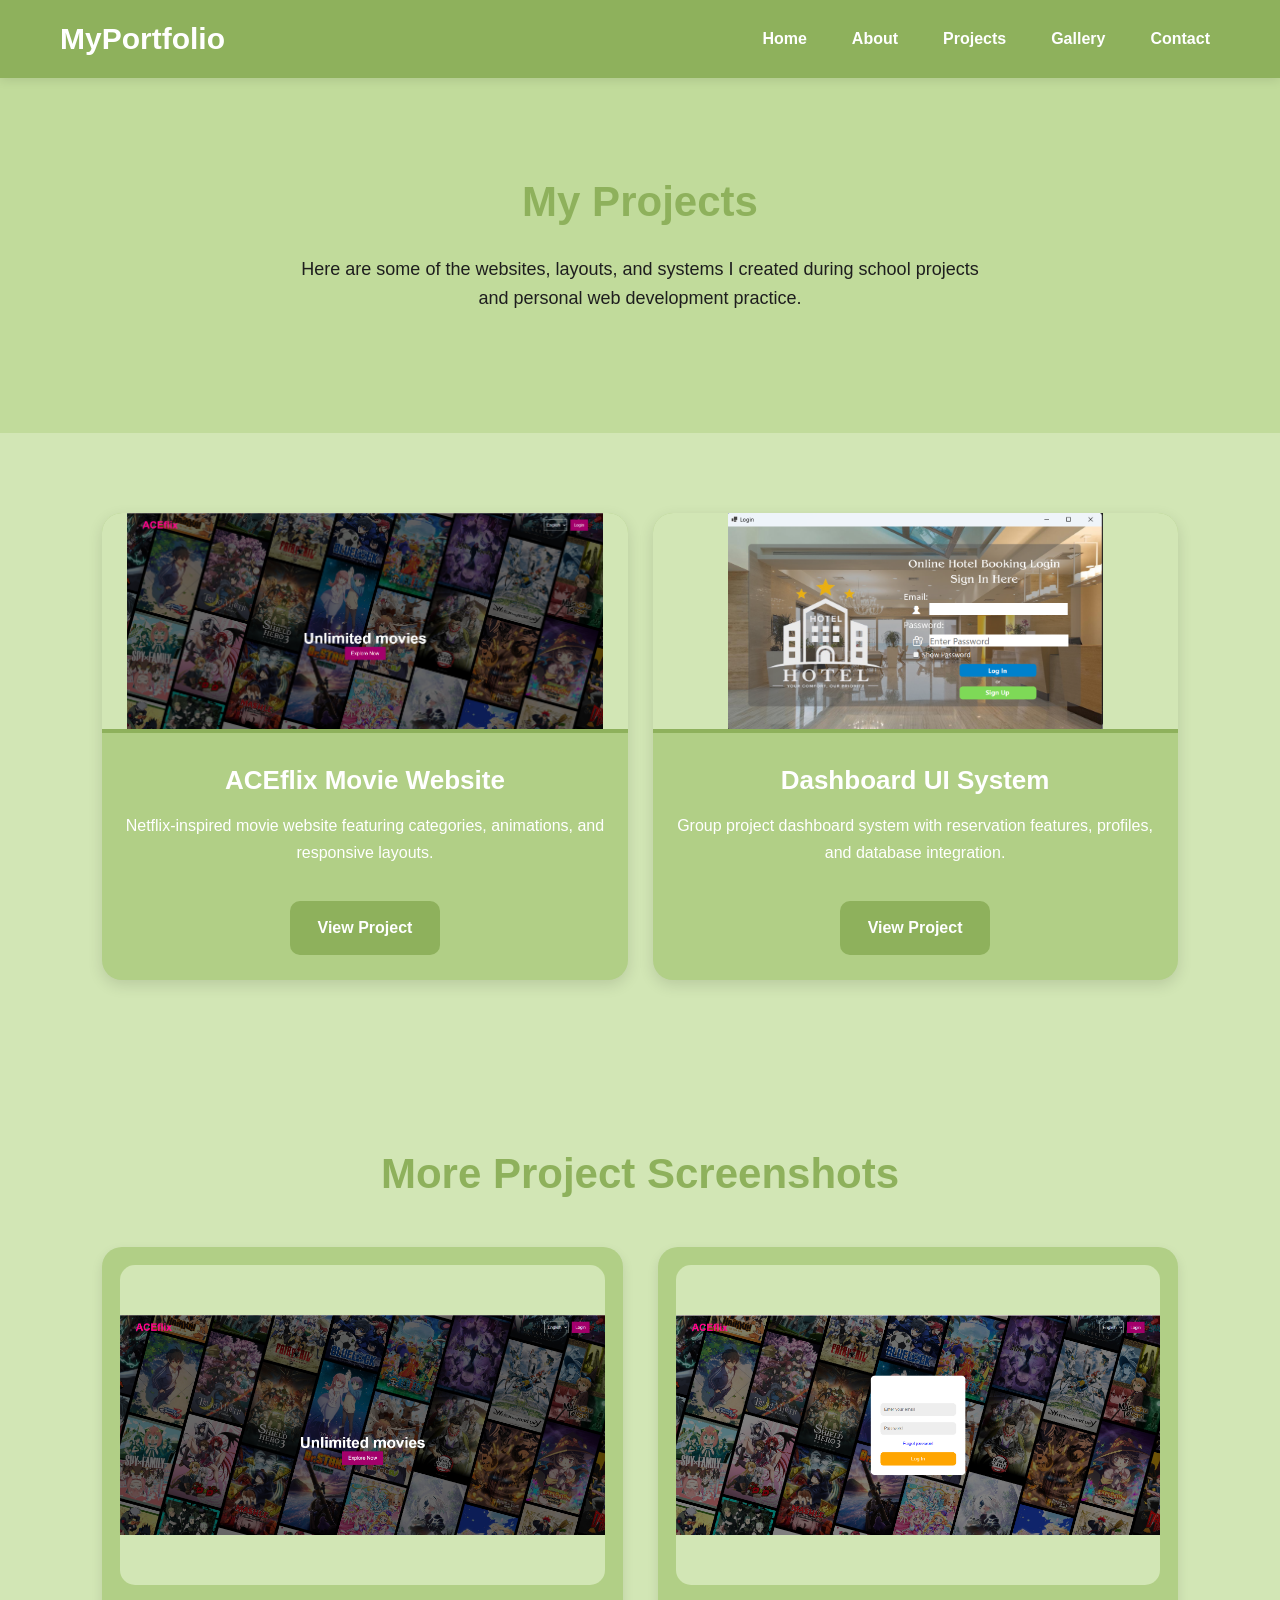
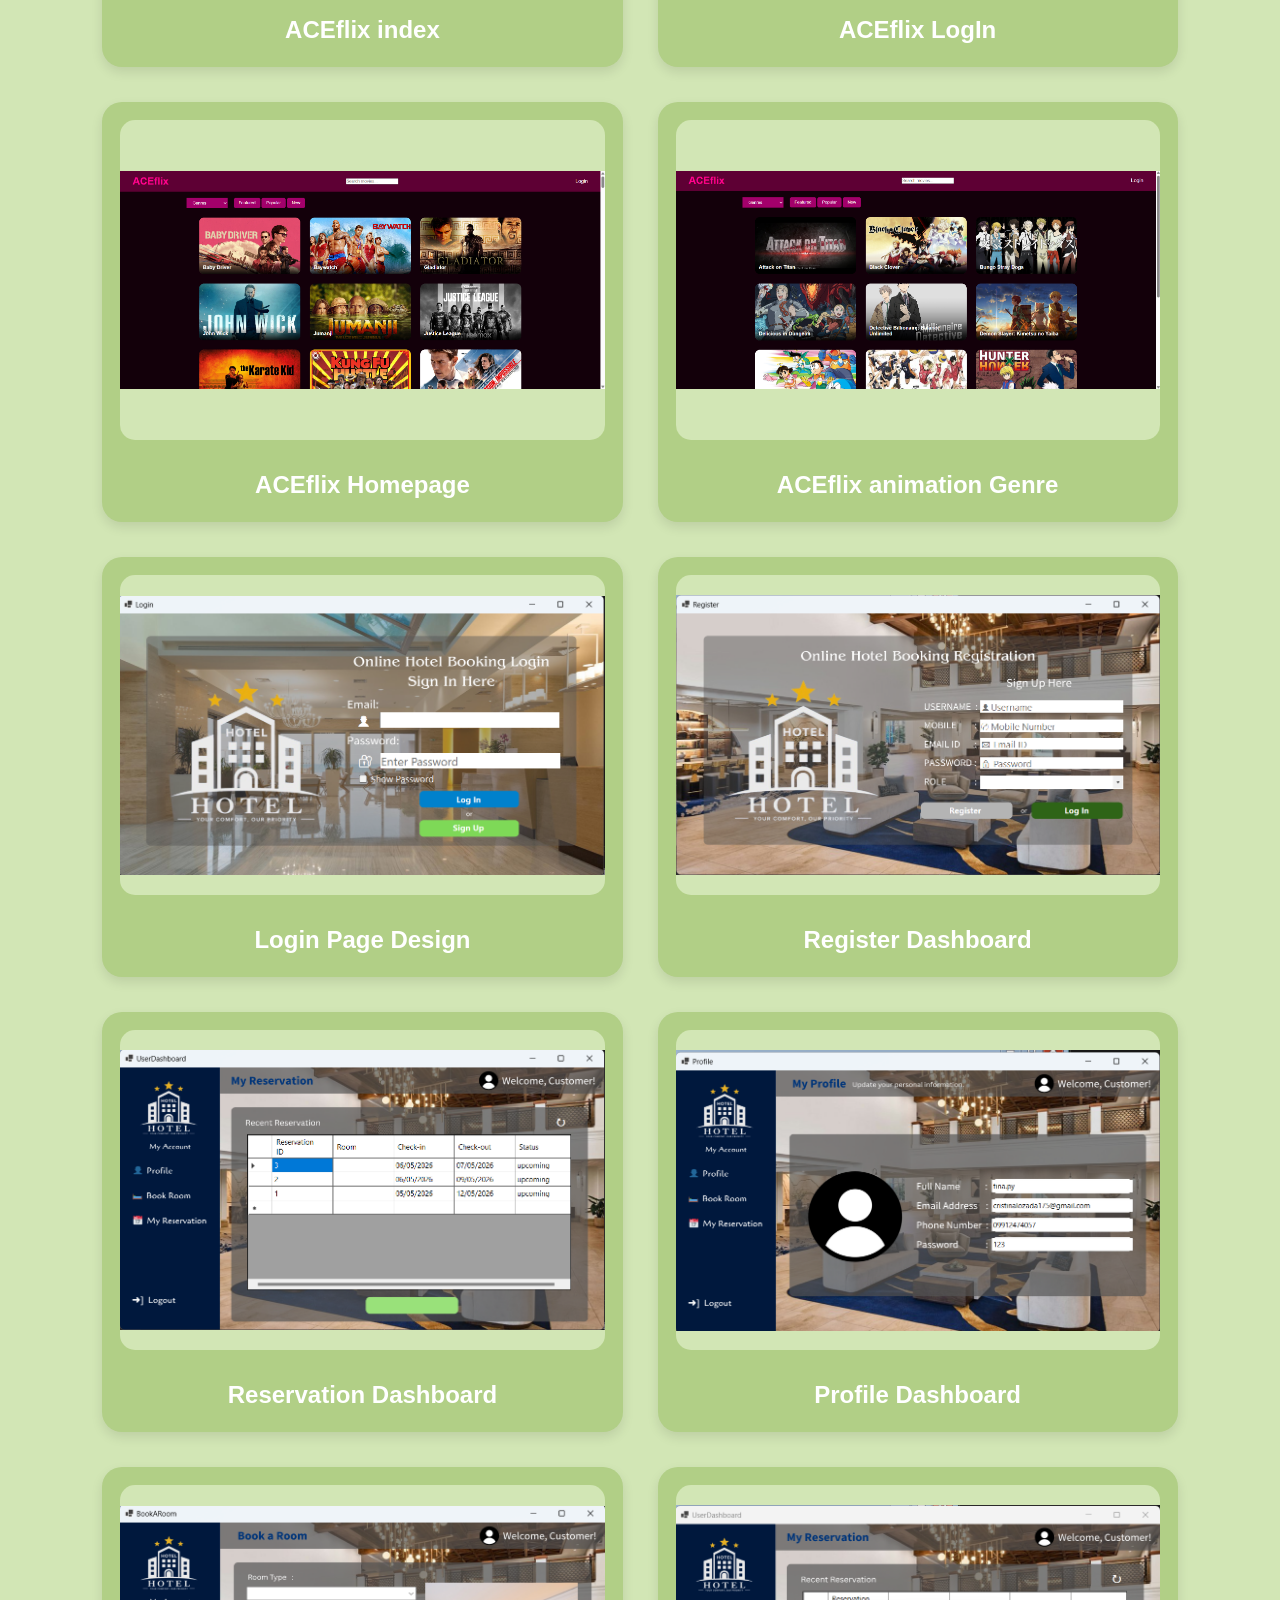
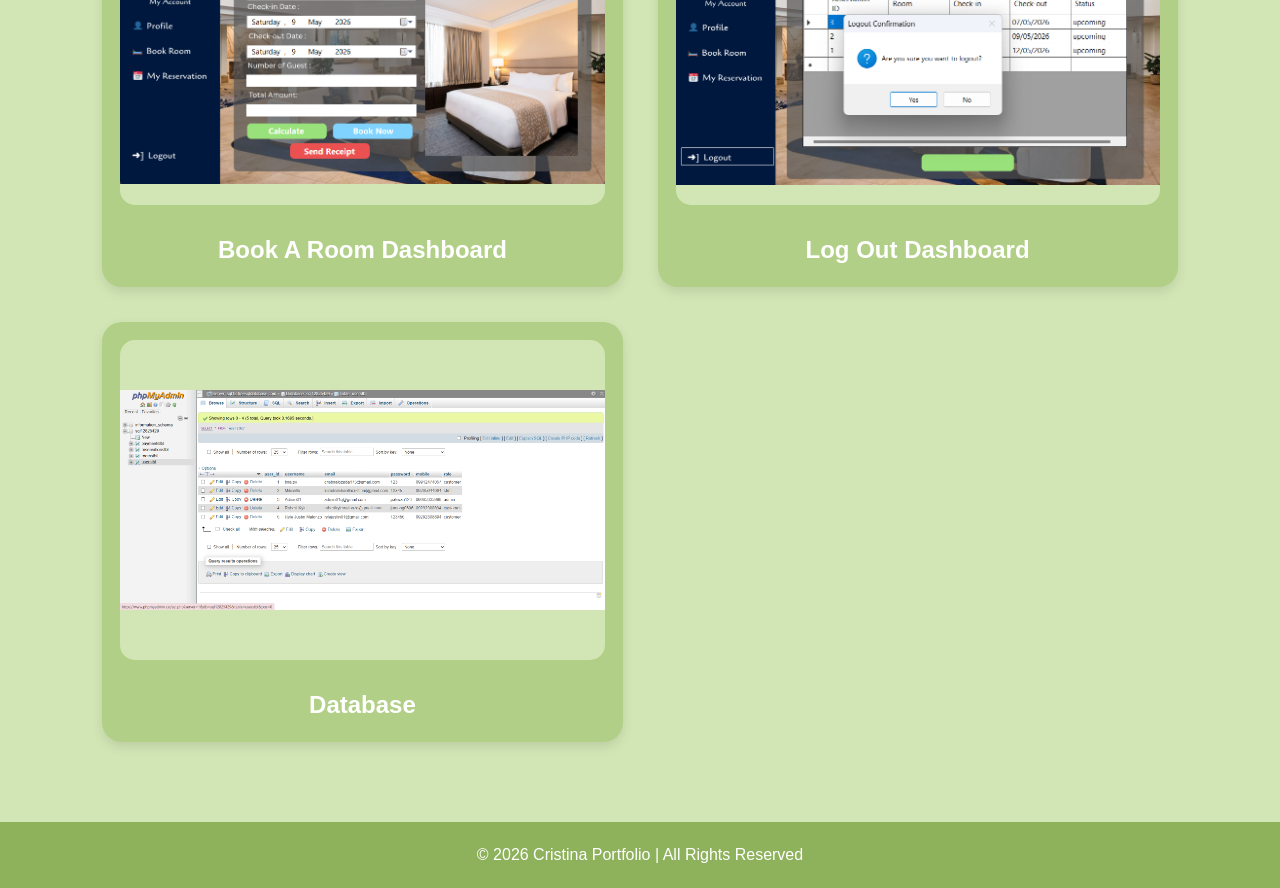
<file: projects.html>
<!DOCTYPE html>
<html lang="en">
<head>
  <meta charset="UTF-8">
  <meta name="viewport" content="width=device-width, initial-scale=1.0">
  <title>Projects | Cristina Portfolio</title>

  <link rel="stylesheet" href="css/projects.css">
</head>
<body>

<header>
  <nav class="navbar">
    <h2 class="logo">MyPortfolio</h2>

    <ul class="nav-links">
      <li><a href="index.html">Home</a></li>
      <li><a href="about.html">About</a></li>
      <li><a href="projects.html">Projects</a></li>
      <li><a href="gallery.html">Gallery</a></li>
      <li><a href="contact.html">Contact</a></li>
    </ul>
  </nav>
</header>


<section class="mini-about">

  <div class="mini-about-text">

    <h2>My Projects</h2>

    <p>
      Here are some of the websites, layouts,
      and systems I created during school projects
      and personal web development practice.
    </p>

  </div>

</section>


<section class="projects">

  <div class="project-container">

    <div class="project-card">

      <img src="photos/project/group_movie/index01.png" alt="Movie Website">

      <h3>ACEflix Movie Website</h3>

      <p>
        Netflix-inspired movie website featuring
        categories, animations, and responsive layouts.
      </p>

      <a href="https://cristinalozada175-blip.github.io/ACT-1E_HTM_EXAM_MIDTERMS/"
         target="_blank"
         class="btn">
         View Project
      </a>

    </div>


    <div class="project-card">

      <img src="photos/project/UI_Dashboardwithdatabase/logIn02.png" alt="Dashboard UI">

      <h3>Dashboard UI System</h3>

      <p>
        Group project dashboard system with
        reservation features, profiles,
        and database integration.
      </p>

      <a href="https://github.com/cristinalozada175-blip/tryqlangs"
         target="_blank"
         class="btn">
         View Project
      </a>

    </div>

  </div>

</section>

<section class="gallery">

  <h2>More Project Screenshots</h2>

  <div class="gallery-container">

    <div class="gallery-item">
      <img src="photos/project/group_movie/index01.png"
           alt="ACEflix index"
           loading="lazy">

      <p>ACEflix index</p>
    </div>

    <div class="gallery-item">
      <img src="photos/project/group_movie/LogIn01.png"
           alt="ACEflix LogIN"
           loading="lazy">

      <p>ACEflix LogIn</p>
    </div>

    <div class="gallery-item">
      <img src="photos/project/group_movie/home01.png"
           alt="ACEflix Homepage"
           loading="lazy">

      <p>ACEflix Homepage</p>
    </div>

    <div class="gallery-item">
      <img src="photos/project/group_movie/animation01.png"
           alt="ACEflix Genre"
           loading="lazy">

      <p>ACEflix animation Genre</p>
    </div>

    <div class="gallery-item">
      <img src="photos/project/UI_Dashboardwithdatabase/logIn02.png"
           alt="Login Page Design"
           loading="lazy">

      <p>Login Page Design</p>
    </div>

    <div class="gallery-item">
      <img src="photos/project/UI_Dashboardwithdatabase/Register.png"
           alt="Register Dashboard"
           loading="lazy">

      <p>Register Dashboard</p>
    </div>

    <div class="gallery-item">
      <img src="photos/project/UI_Dashboardwithdatabase/reservation02.png"
           alt="Reservation Dashboard"
           loading="lazy">

      <p>Reservation Dashboard</p>
    </div>

    <div class="gallery-item">
      <img src="photos/project/UI_Dashboardwithdatabase/profile02.png"
           alt="Profile Dashboard"
           loading="lazy">

      <p>Profile Dashboard</p>
    </div>

    <div class="gallery-item">
      <img src="photos/project/UI_Dashboardwithdatabase/BookARoom02.png"
           alt="Book A Room Dashboard"
           loading="lazy">

      <p>Book A Room Dashboard</p>
    </div>

    <div class="gallery-item">
      <img src="photos/project/UI_Dashboardwithdatabase/logOut02.png"
           alt="Log Out Dashboard"
           loading="lazy">

      <p>Log Out Dashboard</p>
    </div>

    <div class="gallery-item">
      <img src="photos/project/UI_Dashboardwithdatabase/database02.png"
           alt="Database"
           loading="lazy">

      <p>Database</p>
    </div>

  </div>

</section>

<!-- FOOTER -->

<footer>
  <p>© 2026 Cristina Portfolio | All Rights Reserved</p>
</footer>

</body>
</html>
</file>
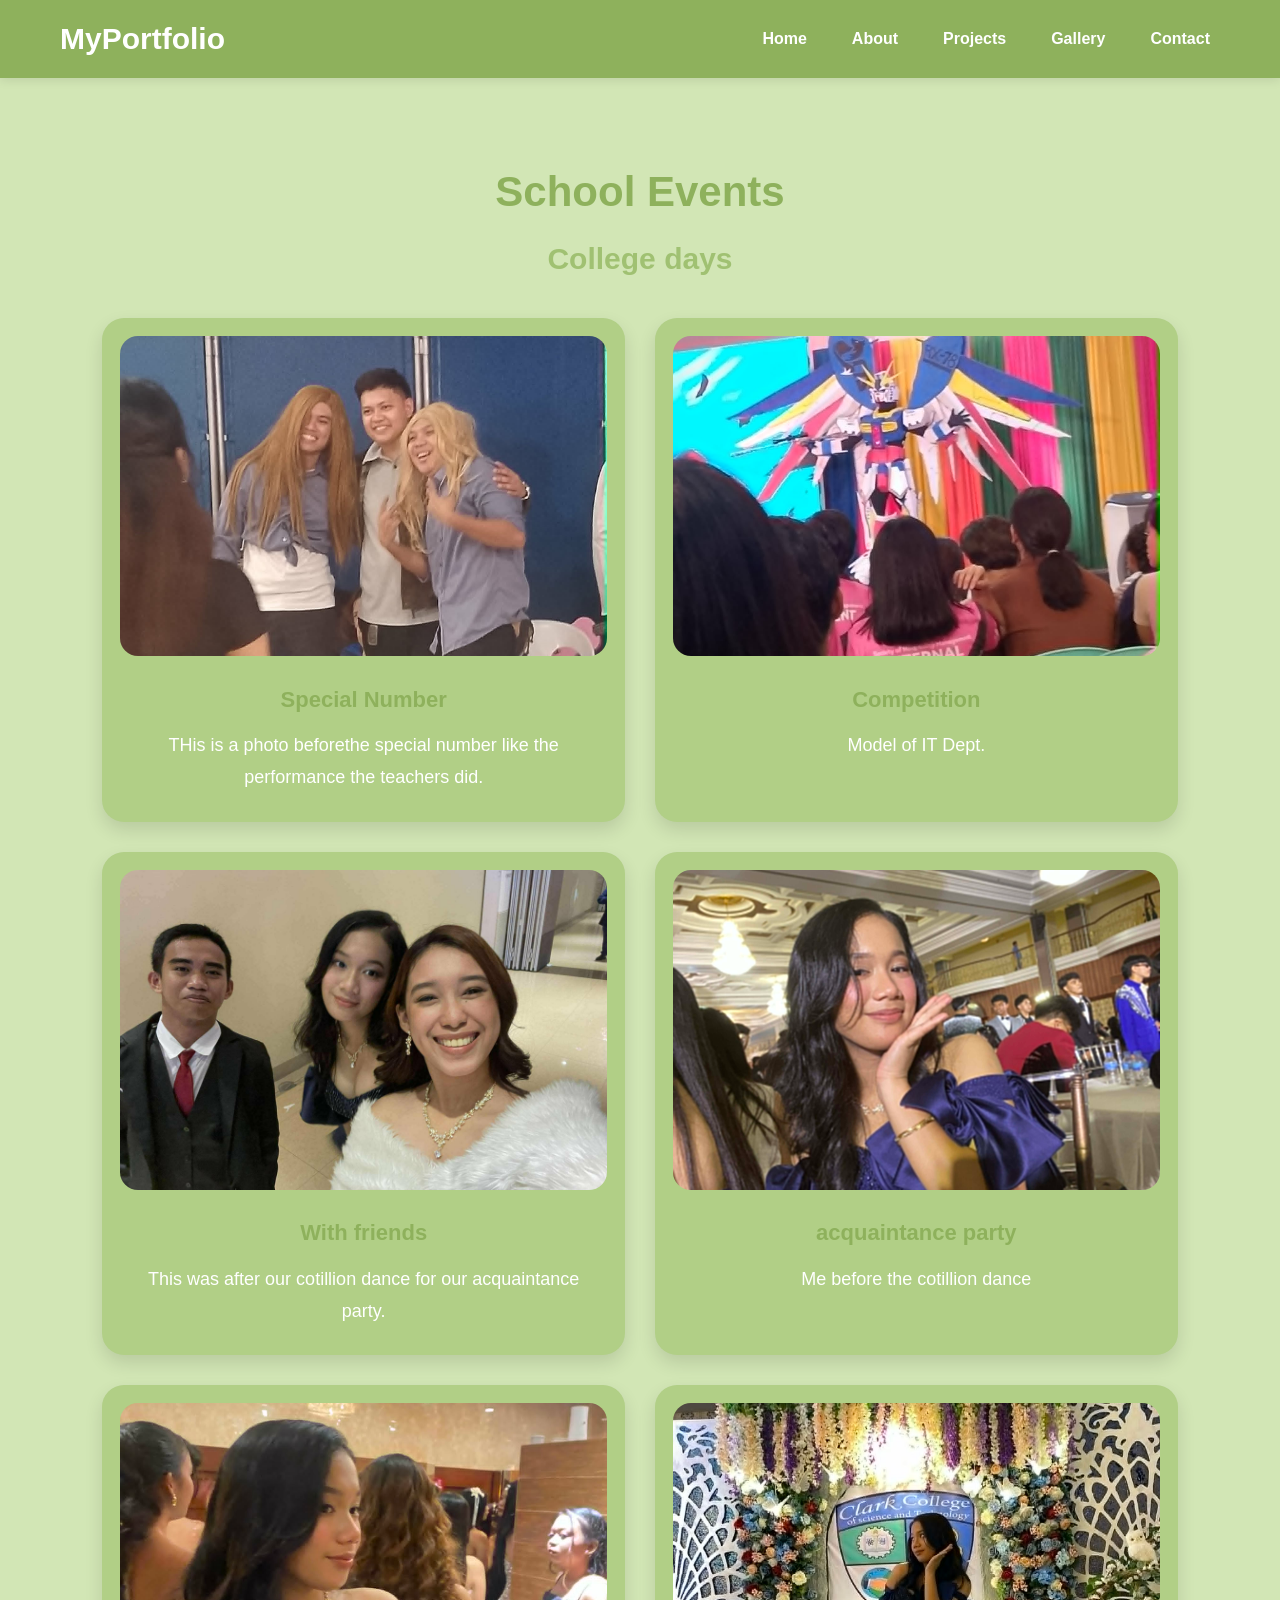
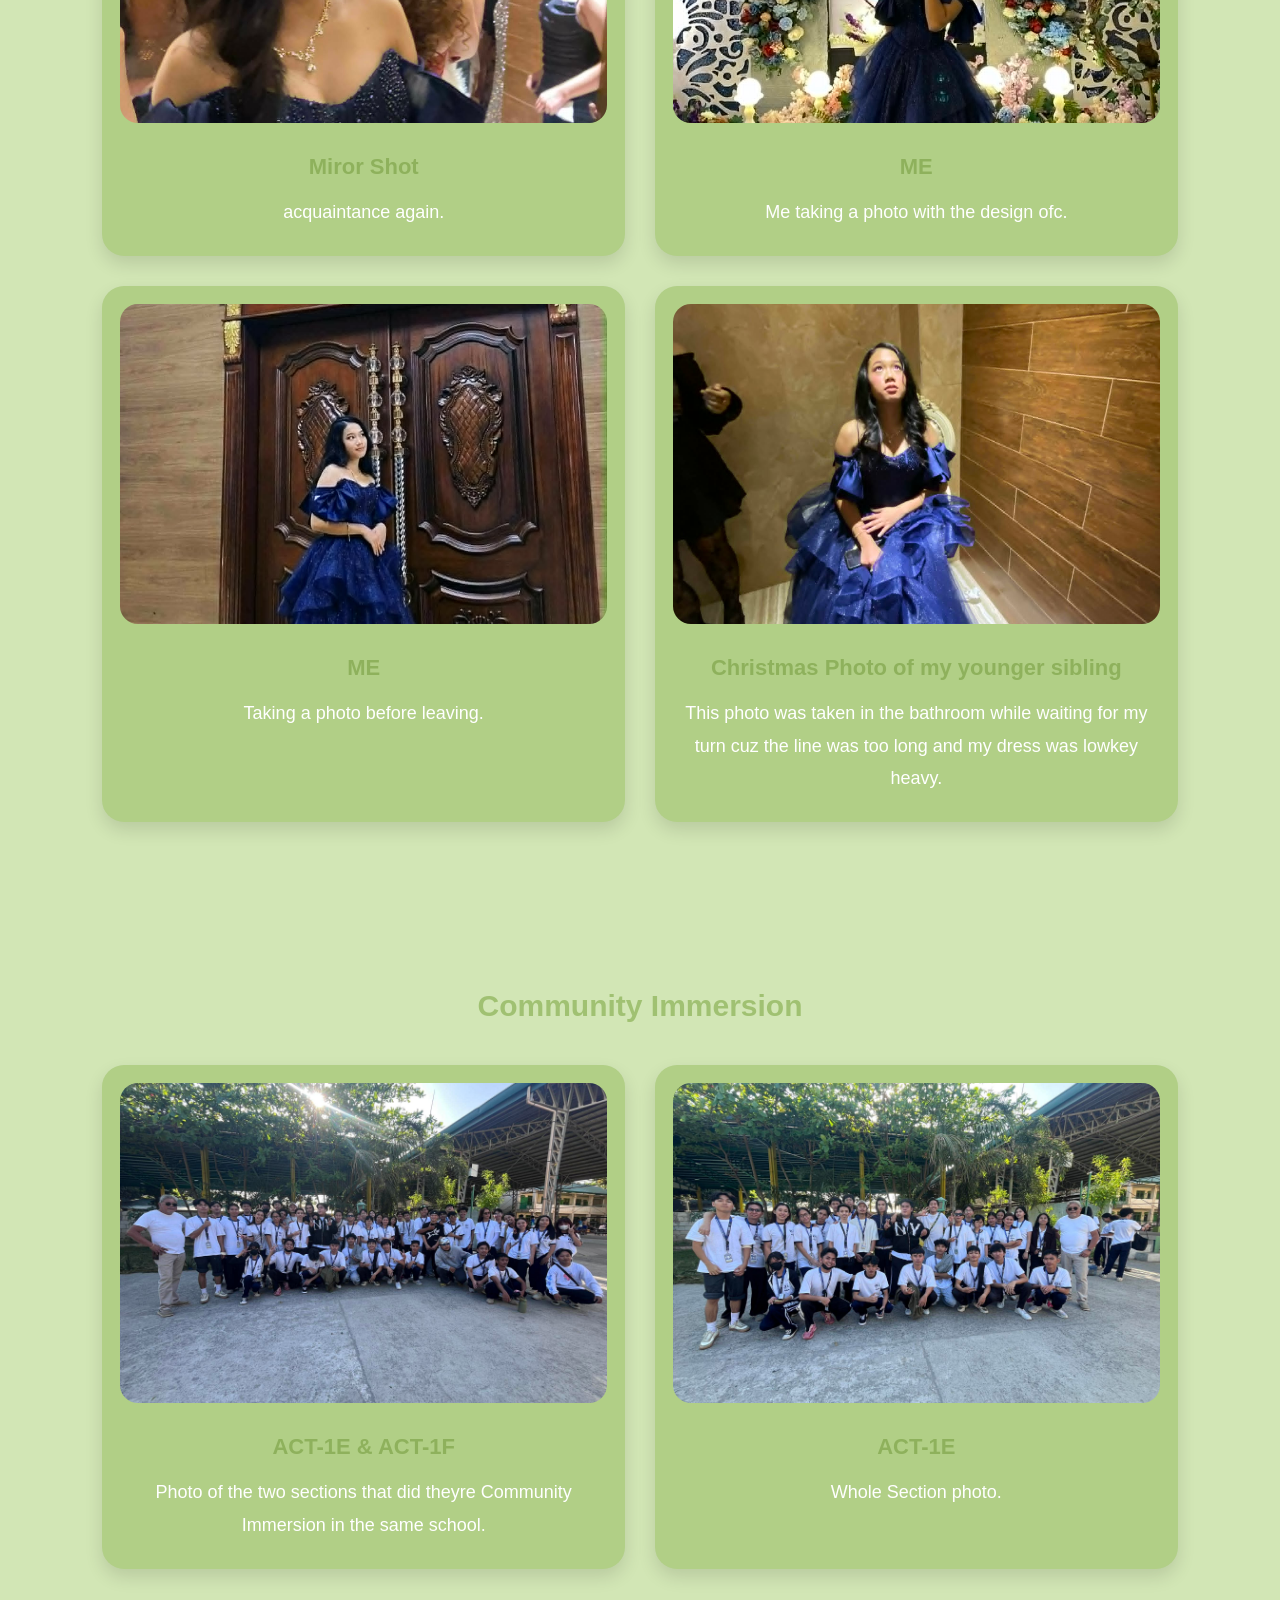
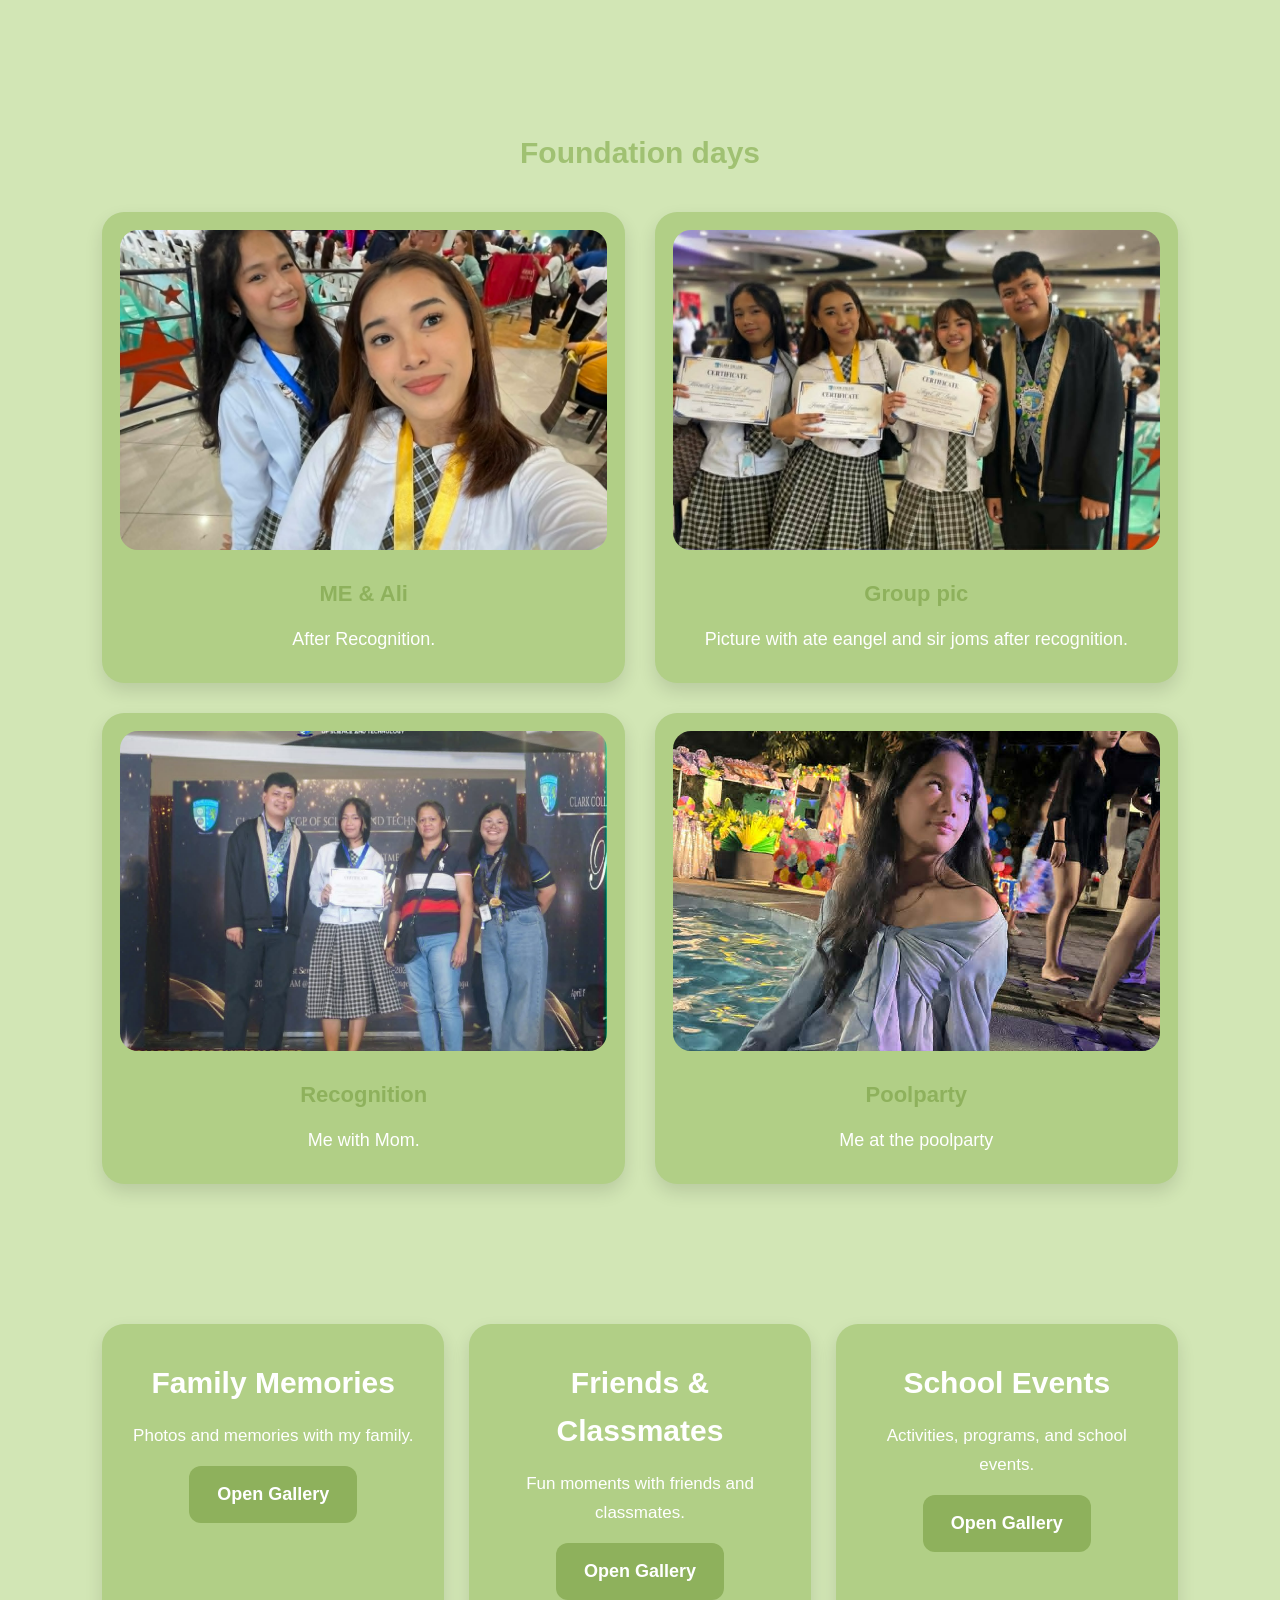
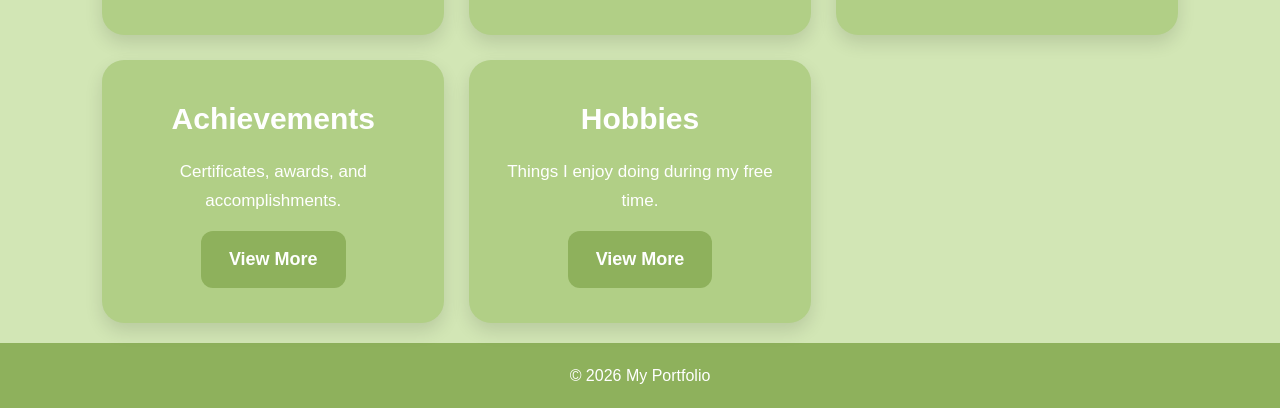
<file: school-events.html>
<!DOCTYPE html>
<html lang="en">
<head>
  <meta charset="UTF-8">
  <meta name="viewport" content="width=device-width, initial-scale=1.0">
  <title>Gallery</title>
  <link rel="stylesheet" href="css/gallery.css">
</head>
<body>

<header>
  <nav class="navbar">
    <h2 class="logo">MyPortfolio</h2>

    <ul class="nav-links">
      <li><a href="index.html">Home</a></li>
      <li><a href="about.html">About</a></li>
      <li><a href="projects.html">Projects</a></li>
      <li><a href="gallery.html">Gallery</a></li>
      <li><a href="contact.html">Contact</a></li>
    </ul>
  </nav>
</header>



<section class="gallery">
  <h2>School Events</h2>
  <h4>College days</h4>

  <div class="gallery-container">
    <div class="gallery-item">
      <img src="photos/schoolEvents/collegedays/01.jpg" alt="">

      <h3>Special Number</h3>

      <p>
        THis is a photo beforethe special number like 
        the performance the teachers did.
      </p>
    </div>

    <div class="gallery-item">
      <img src="photos/schoolEvents/collegedays/02.jpg" alt="">

      <h3>Competition</h3>

      <p>
        Model of IT Dept.
      </p>
    </div>

    <div class="gallery-item">
      <img src="photos/schoolEvents/collegedays/acq/02.jpg" alt="">

      <h3>With friends</h3>

      <p>
        This was after our cotillion dance for our 
        acquaintance party.
      </p>
    </div>

    <div class="gallery-item">
      <img src="photos/schoolEvents/collegedays/acq/06.jpg" alt="">

      <h3>acquaintance party</h3>

      <p>
        Me before the cotillion dance
      </p>
    </div>

    <div class="gallery-item">
      <img src="photos/schoolEvents/collegedays/acq/05.jpg" alt="">

      <h3>Miror Shot</h3>

      <p>
        acquaintance again.
      </p>
    </div>

    <div class="gallery-item">
      <img src="photos/schoolEvents/collegedays/acq/03.jpg" alt="">

      <h3>ME</h3>

      <p>
        Me taking a photo with the design ofc.
      </p>
    </div>

    <div class="gallery-item">
      <img src="photos/schoolEvents/collegedays/acq/01.jpg" alt="">

      <h3>ME</h3>

      <p>
        Taking a photo before leaving.
      </p>
    </div>

    <div class="gallery-item">
      <img src="photos/schoolEvents/collegedays/acq/04.jpg" alt="">

      <h3>Christmas Photo of my younger sibling</h3>

      <p>
        This photo was taken in the bathroom while 
        waiting for my turn cuz the line was too 
        long and my dress was lowkey heavy.
      </p>
    </div>
  </div>

</section>

<section class="gallery">
  <h4>Community Immersion</h4>

  <div class="gallery-container">
    <div class="gallery-item">
      <img src="photos/schoolEvents/comimer/01.jpg" alt="">

      <h3>ACT-1E & ACT-1F</h3>

      <p>
        Photo of the two sections that did theyre 
        Community Immersion in the same school.
      </p>
    </div>

    <div class="gallery-item">
      <img src="photos/schoolEvents/comimer/02.jpg" alt="">

      <h3>ACT-1E</h3>

      <p>
        Whole Section photo.
      </p>
    </div>
</section>

<section class="gallery">
  <h4>Foundation days</h4>

  <div class="gallery-container">
    <div class="gallery-item">
      <img src="photos/schoolEvents/foundationday/01.jpg" alt="">

      <h3>ME & Ali</h3>

      <p>
        After Recognition.
      </p>
    </div>

    <div class="gallery-item">
      <img src="photos/schoolEvents/foundationday/02.jpg" alt="">

      <h3>Group pic</h3>

      <p>
        Picture with ate eangel and sir joms after recognition.
      </p>
    </div>

    <div class="gallery-item">
      <img src="photos/schoolEvents/foundationday/03.jpg" alt="">

      <h3>Recognition</h3>

      <p>
        Me with Mom.
      </p>
    </div>

    <div class="gallery-item">
      <img src="photos/schoolEvents/foundationday/poolparty/01.jpg" alt="">

      <h3>Poolparty</h3>

      <p>
        Me at the poolparty
      </p>
    </div>
  </div>

</section>


<section class="gallery-links">

  <div class="gallery-link-card">
    <h3>Family Memories</h3>
    <p>Photos and memories with my family.</p>

    <a href="family.html" class="gallery-btn">
      Open Gallery
    </a>
  </div>

  <div class="gallery-link-card">
    <h3>Friends & Classmates</h3>
    <p>Fun moments with friends and classmates.</p>

    <a href="friends.html" class="gallery-btn">
      Open Gallery
    </a>
  </div>

  <div class="gallery-link-card">
    <h3>School Events</h3>
    <p>Activities, programs, and school events.</p>

    <a href="school-events.html" class="gallery-btn">
      Open Gallery
    </a>
  </div>

  <div class="gallery-link-card">
    <h3>Achievements</h3>
    <p>Certificates, awards, and accomplishments.</p>

    <a href="achievements.html" class="gallery-btn">
      View More
    </a>
  </div>


  <div class="gallery-link-card">
    <h3>Hobbies</h3>
    <p>Things I enjoy doing during my free time.</p>

    <a href="hobbies.html" class="gallery-btn">
      View More
    </a>
  </div>

</section>


<footer>
  <p>© 2026 My Portfolio</p>
</footer>

</body>
</html>
</file>
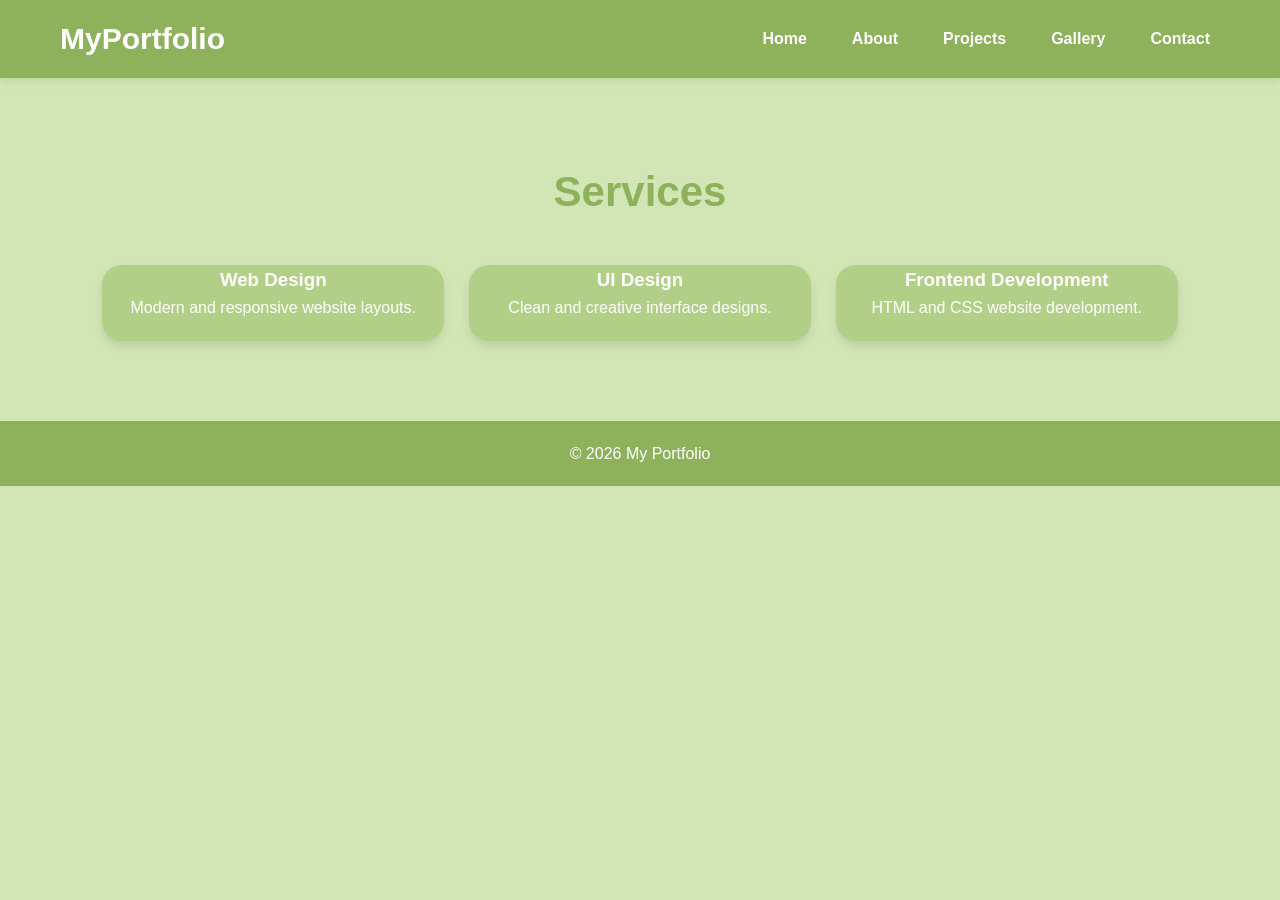
<file: services.html>
<!DOCTYPE html>
<html lang="en">
<head>
  <meta charset="UTF-8">
  <meta name="viewport" content="width=device-width, initial-scale=1.0">
  <title>Services</title>
  <link rel="stylesheet" href="css/main.css">
</head>
<body>

<header>
  <nav class="navbar">
    <h2 class="logo">MyPortfolio</h2>

    <ul class="nav-links">
      <li><a href="index.html">Home</a></li>
      <li><a href="about.html">About</a></li>
      <li><a href="projects.html">Projects</a></li>
      <li><a href="gallery.html">Gallery</a></li>
      <li><a href="contact.html">Contact</a></li>
    </ul>
  </nav>
</header>

<section class="projects">
  <h2>Services</h2>

  <div class="project-container">

    <div class="project-card">
      <h3>Web Design</h3>
      <p>Modern and responsive website layouts.</p>
    </div>

    <div class="project-card">
      <h3>UI Design</h3>
      <p>Clean and creative interface designs.</p>
    </div>

    <div class="project-card">
      <h3>Frontend Development</h3>
      <p>HTML and CSS website development.</p>
    </div>

  </div>
</section>

<footer>
  <p>© 2026 My Portfolio</p>
</footer>

</body>
</html>
</file>
<file: css/main.css>
@import url("variables.css");

*{
  margin:0;
  padding:0;
  box-sizing:border-box;
  font-family:Arial, Helvetica, sans-serif;
}

html{
  scroll-behavior:smooth;
}

body{
  margin:0;
  background:var(--lightest-green);
  color:var(--black);
  line-height:1.6;
  overflow-x:hidden;
}

header{
  background:var(--darkest-green);
  padding:15px 60px;
  position:sticky;
  top:0;
  z-index:1000;
  width:100%;
  box-shadow:0 2px 10px rgba(0,0,0,0.1);
}

.navbar{
  display:flex;
  justify-content:space-between;
  align-items:center;
  width:100%;
}

.logo{
  color:var(--white);
  font-size:30px;
  font-weight:bold;
  margin:0;
  padding:0;
}

.nav-links{
  display:flex;
  list-style:none;
  gap:25px;
  margin:0;
  padding:0;
  align-items:center;
}

.nav-links a{
  text-decoration:none;
  color:var(--white);
  transition:0.3s;
  font-weight:bold;
  display:block;
  padding:8px 10px;
}

.nav-links a:hover{
  color:var(--lightest-green);
}

.hero{
  display:flex;
  justify-content:space-between;
  align-items:center;
  padding:100px 8%;
  flex-wrap:wrap;
  background:var(--light-green);
}

.hero-text{
  max-width:550px;
}

.hero-text h1{
  font-size:60px;
  margin-bottom:10px;
}

.hero-text span{
  color:var(--darkest-green);
}

.hero-text h3{
  margin:15px 0;
  color:#556b2f;
  font-size:25px;
}

.hero-text p{
  margin-bottom:30px;
  font-size:18px;
}

.hero-buttons{
  display:flex;
  gap:15px;
  flex-wrap:wrap;
}

.btn{
  display:inline-block;
  padding:14px 28px;
  background:var(--darkest-green);
  color:var(--white);
  text-decoration:none;
  border-radius:10px;
  transition:0.3s;
  font-weight:bold;
}

.btn:hover{
  background:var(--dark-green);
}

.btn2{
  background:var(--dark-green);
}

.btn2:hover{
  background:var(--darkest-green);
}

.hero-image img{
  width:350px;
  border-radius:25px;
  border:6px solid var(--darkest-green);
  box-shadow:0 10px 20px rgba(0,0,0,0.15);
}

.home-features{
  padding:80px 8%;
  text-align:center;
}

.home-features h2{
  font-size:42px;
  margin-bottom:50px;
  color:var(--darkest-green);
}

.feature-container{
  display:grid;
  grid-template-columns:repeat(3, 1fr);
  gap:25px;
  margin-top:30px;
}

.feature-card{
  background:var(--medium-green);
  padding:35px 25px;
  border-radius:20px;
  color:white;
  transition:0.3s;
  box-shadow:0 5px 10px rgba(0,0,0,0.1);
}

.feature-card h3{
  margin-bottom:15px;
  font-size:24px;
}

.feature-card p{
  margin-bottom:20px;
}

.feature-card a{
  text-decoration:none;
  color:white;
  font-weight:bold;
}

.mini-about{
  padding:90px 8%;
  background:var(--light-green);
  text-align:center;
}

.mini-about-text{
  max-width:700px;
  margin:auto;
}

.mini-about h2{
  font-size:42px;
  margin-bottom:20px;
  color:var(--darkest-green);
}

.mini-about p{
  margin-bottom:30px;
  font-size:18px;
}

.about{
  padding:80px 8%;
  text-align:center;
}

.about h2{
  margin-bottom:40px;
  font-size:42px;
  color:var(--darkest-green);
}

.about-intro{
  padding:80px 8% 40px;
  text-align:center;
  background:var(--light-green);
}

.about-intro h1{
  font-size:48px;
  color:var(--darkest-green);
  margin-bottom:15px;
}

.about-intro p{
  max-width:800px;
  margin:auto;
  font-size:18px;
}

.about-container{
  display:grid;
  grid-template-columns:repeat(auto-fit, minmax(250px,1fr));
  gap:20px;
  margin-top:20px;
}

.about-card{
  background:var(--medium-green);
  padding:30px;
  border-radius:20px;
  color:var(--white);
  box-shadow:0 5px 10px rgba(0,0,0,0.1);
  transition:0.3s;
}

.about-card:hover{
  transform:translateY(-5px);
  background:var(--dark-green);
}

.about-profile-section{
  display:flex;
  justify-content:center;
  padding:40px 8%;
  background:var(--light-green);
}

.about-profile img{
  width:220px;
  height:220px;
  object-fit:cover;
  border-radius:50%;
  border:6px solid var(--darkest-green);
  box-shadow:0 10px 20px rgba(0,0,0,0.2);
}

.skills{
  padding:80px 8%;
}

.skills h2{
  text-align:center;
  margin-bottom:40px;
  font-size:42px;
  color:var(--darkest-green);
}

.skill{
  margin-bottom:25px;
}

.skill p{
  margin-bottom:10px;
  font-weight:bold;
}

.bar{
  width:100%;
  height:20px;
  background:#e7efd9;
  border-radius:20px;
  overflow:hidden;
}

.progress{
  height:100%;
  background:var(--darkest-green);
}

.html{ width:90%; }
.css{ width:85%; }
.communication{ width:80%; }

.projects{
  padding:80px 8%;
  text-align:center;
}

.projects h2{
  margin-bottom:40px;
  font-size:42px;
  color:var(--darkest-green);
}

.project-container{
  display:grid;
  grid-template-columns:repeat(auto-fit, minmax(250px,1fr));
  gap:25px;
}

.project-card{
  background:var(--medium-green);
  border-radius:20px;
  overflow:hidden;
  padding-bottom:20px;
  color:var(--white);
  box-shadow:0 5px 10px rgba(0,0,0,0.1);
}

.contact{
  padding:80px 8%;
  text-align:center;
  background:var(--light-green);
}

.contact h2{
  margin-bottom:40px;
  font-size:42px;
  color:var(--darkest-green);
}

form{
  max-width:600px;
  margin:auto;
  display:flex;
  flex-direction:column;
  gap:20px;
}

input, textarea{
  padding:15px;
  border:none;
  border-radius:12px;
  outline:none;
  background:var(--white);
  font-size:16px;
}

textarea{
  height:150px;
  resize:none;
}

button{
  padding:15px;
  border:none;
  background:var(--darkest-green);
  color:var(--white);
  border-radius:12px;
  cursor:pointer;
  transition:0.3s;
  font-size:16px;
  font-weight:bold;
}

footer{
  background:var(--darkest-green);
  text-align:center;
  padding:20px;
  color:var(--white);
}

@media(max-width:450px){

  .navbar{
    flex-direction:column;
    gap:15px;
  }

  .nav-links{
    flex-wrap:wrap;
    justify-content:center;
  }

  header{
    padding:15px 20px;
  }

  .hero{
    flex-direction:column;
    text-align:center;
    gap:40px;
    padding:70px 8%;
  }

  .hero-image img{
    width:280px;
  }

  .hero-text h1{
    font-size:42px;
  }

  .hero-text h3{
    font-size:22px;
  }

  .home-features h2,
  .about h2,
  .skills h2,
  .projects h2,
  .gallery h2,
  .contact h2,
  .mini-about h2,
  .about-intro h1{
    font-size:34px;
  }
}
</file>
<file: css/about.css>
@import url(main.css);

.about-intro{
  display:flex;
  align-items:center;
  justify-content:center;
  gap:40px;
  padding:80px 8%;
  background:var(--light-green);
  flex-wrap:wrap;
  text-align:left;
}

.about-intro-text{
  max-width:700px;
}

.about-intro h1{
  font-size:48px;
  color:var(--darkest-green);
  margin-bottom:15px;
}

.about-intro p{
  font-size:18px;
}

.about-profile img{
  width:220px;
  height:220px;
  object-fit:cover;
  border-radius:50%;
  border:6px solid var(--darkest-green);
  box-shadow:0 10px 20px rgba(0,0,0,0.2);
}


.about{
  padding:80px 8%;
  text-align:center;
}

.about h2{
  margin-bottom:40px;
  font-size:42px;
  color:var(--darkest-green);
}

.about-container{
  display:grid;
  grid-template-columns:repeat(3, 1fr);
  gap:25px;
  margin-top:30px;
}

.about-card{
  background:var(--medium-green);
  padding:35px 25px;
  border-radius:20px;
  color:var(--white);
  box-shadow:0 5px 10px rgba(0,0,0,0.1);

  transition:
    transform 0.3s ease,
    background 0.3s ease;

  min-height:220px;

  display:flex;
  flex-direction:column;
  justify-content:center;
}

.about-card:hover{
  transform:translateY(-5px);
  background:var(--dark-green);
}

.about-card h3{
  margin-bottom:15px;
  font-size:26px;
}

.about-card p{
  font-size:17px;
}


footer{
  background:var(--darkest-green);
  text-align:center;
  padding:20px;
  color:var(--white);
  margin-top:50px;
}
</file>
<file: css/achievements.css>
@import url(main.css);

.gallery{
  padding:80px 8%;
  text-align:center;
}

.gallery h4{
  font-size:42px;
  color:var(--darkest-green);
  margin-bottom:50px;
}

.gallery-container{
  display:grid;
  grid-template-columns:repeat(3, 1fr);
  gap:25px;
  max-width:1400px;
  margin:auto;
}

.gallery-item{
  background:var(--medium-green);
  padding:18px;
  border-radius:20px;
  box-shadow:0 5px 15px rgba(0,0,0,0.1);
}

.gallery-item img{
  width:100%;
  height:260px;

  object-fit:contain;

  background:var(--lightest-green);
  border-radius:15px;
}

.gallery-item h3{
  margin-top:15px;
  font-size:22px;
  color:var(--darkest-green);
}

.gallery-item p{
  margin-top:8px;
  font-size:15px;
  color:var(--black);
  line-height:1.5;
}

@media(max-width:1000px){

  .gallery-container{
    grid-template-columns:repeat(2,1fr);
  }

}

.gallery-links{
  display:grid;
  grid-template-columns:repeat(3, 1fr);
  gap:25px;
  padding:60px 8% 20px;
}

.gallery-link-card{
  background:var(--medium-green);
  padding:35px 25px;
  border-radius:22px;
  text-decoration:none;
  color:var(--white);
  text-align:center;
  transition:0.3s;
  box-shadow:0 8px 18px rgba(0,0,0,0.12);
}

.gallery-link-card:hover{
  transform:translateY(-6px);
  background:var(--dark-green);
}

.gallery-link-card h3{
  font-size:30px;
  margin-bottom:15px;
}

.gallery-link-card p{
  font-size:17px;
  line-height:1.7;
}


.gallery-btn{
  display:inline-block;
  margin-top:15px;
  padding:12px 24px;
  background:var(--darkest-green);
  color:var(--white);
  text-decoration:none;
  border-radius:12px;
  font-size:16px;
  font-weight:bold;
  transition:0.3s;
}

.gallery-btn:hover{
  background:var(--dark-green);
}


@media(max-width:700px){

  .gallery-container{
    grid-template-columns:1fr;
  }

  .gallery-links{
  grid-template-columns:repeat(2,1fr);
}

    .gallery-links{
  grid-template-columns:1fr;
}
}
</file>
<file: css/contact.css>
@import url(main.css);

.contact{
  padding:80px 8%;
  text-align:center;
}

.contact h2{
  font-size:50px;
  color:var(--darkest-green);
  margin-bottom:50px;
}

.social-container{
  display:grid;
  grid-template-columns:repeat(3, 1fr);
  gap:30px;
  max-width:1200px;
  margin:auto;
}


.social-card{
  background:var(--medium-green);
  padding:20px;
  border-radius:22px;
  box-shadow:0 8px 18px rgba(0,0,0,0.12);
  transition:0.3s;
}

.social-card:hover{
  transform:translateY(-6px);
}


.social-card img{
  width:100%;
  height:auto;
  max-height:260px;

  object-fit:contain;

  background:var(--lightest-green);
  border-radius:18px;

  display:block;
  margin:auto;
}


.social-card h3{
  margin-top:18px;
  font-size:28px;
  color:var(--white);
}



.social-btn{
  display:inline-block;
  margin-top:18px;
  padding:12px 25px;
  background:var(--darkest-green);
  color:var(--white);
  text-decoration:none;
  border-radius:12px;
  font-size:16px;
  font-weight:bold;
  transition:0.3s;
}

.social-btn:hover{
  background:var(--dark-green);
}



@media(max-width:1000px){

  .social-container{
    grid-template-columns:repeat(2,1fr);
  }

}

@media(max-width:700px){

  .social-container{
    grid-template-columns:1fr;
  }

}
</file>
<file: css/gallery.css>
@import url(main.css);

.gallery{
  padding:80px 8%;
  text-align:center;
}

.gallery h2{
  margin-bottom:10px;
  font-size:42px;
  color:var(--darkest-green);
}

.gallery > h4{
  font-size:30px;
  color:var(--dark-green);
  margin-bottom:35px;
  margin-top:0;
  font-weight:bold;
}

.gallery-container{
  display:grid;
  grid-template-columns:repeat(2, 1fr);
  gap:30px;
  max-width:1300px;
  margin:auto;
}

.gallery-item{
  background:var(--medium-green);
  padding:18px;
  border-radius:22px;
  box-shadow:0 8px 18px rgba(0,0,0,0.12);
  transition:0.3s;
}

.gallery-item:hover{
  transform:translateY(-6px);
}

.gallery-item img{
  width:100%;
  height:320px;
  object-fit:cover;
  border-radius:18px;
}

.gallery-item h3{
  margin-top:18px;
  color:var(--darkest-green);
  font-size:22px;
  font-weight:bold;
  text-align:center;
}

.gallery-item p{
  margin-top:12px;
  color:var(--white);
  font-size:18px;
  line-height:1.8;
  text-align:center;
  padding:0 10px 10px;
}

.gallery-links{
  display:grid;
  grid-template-columns:repeat(3, 1fr);
  gap:25px;
  padding:60px 8% 20px;
}

.gallery-link-card{
  background:var(--medium-green);
  padding:35px 25px;
  border-radius:22px;
  text-decoration:none;
  color:var(--white);
  text-align:center;
  transition:0.3s;
  box-shadow:0 8px 18px rgba(0,0,0,0.12);
}

.gallery-link-card:hover{
  transform:translateY(-6px);
  background:var(--dark-green);
}

.gallery-link-card h3{
  font-size:30px;
  margin-bottom:15px;
}

.gallery-link-card p{
  font-size:17px;
  line-height:1.7;
}


.gallery-btn{
  display:inline-block;
  margin-top:15px;
  padding:14px 28px;
  background:var(--darkest-green);
  color:var(--white);
  text-decoration:none;
  border-radius:12px;
  font-size:18px;
  font-weight:bold;
  transition:0.3s;
}

.gallery-btn:hover{
  background:var(--dark-green);
  transform:translateY(-3px);
}


@media(max-width:900px){

  .gallery-container{
    grid-template-columns:1fr;
  }

}
</file>
<file: css/hobbies.css>
@import url(main.css);

.about-container{
  display:grid;
  grid-template-columns:repeat(3, 1fr);
  gap:30px;
  max-width:1400px;
  margin:60px auto;
}

.about-card{
  background:var(--medium-green);
  padding:35px 25px;
  border-radius:24px;
  color:var(--white);
  text-align:center;
  transition:0.3s;
  box-shadow:0 8px 18px rgba(0,0,0,0.12);
}

.about-card:hover{
  transform:translateY(-6px);
  background:var(--dark-green);
}

.hobby-icon{
  font-size:60px;
  margin-bottom:18px;
}

.about-card h3{
  font-size:28px;
  margin-bottom:15px;
}

.about-card p{
  font-size:16px;
  line-height:1.7;
}


.gallery-links{
  display:grid;
  grid-template-columns:repeat(3,1fr);
  gap:30px;
  max-width:1400px;
  margin:60px auto;
}

.gallery-link-card{
  background:var(--medium-green);
  padding:35px 25px;
  border-radius:24px;
  text-align:center;
  color:var(--white);
  box-shadow:0 8px 18px rgba(0,0,0,0.12);
  transition:0.3s;
}

.gallery-link-card:hover{
  transform:translateY(-6px);
  background:var(--dark-green);
}

.gallery-link-card h3{
  font-size:30px;
  margin-bottom:15px;
}

.gallery-link-card p{
  font-size:17px;
  line-height:1.7;
  margin-bottom:20px;
}


.gallery-btn{
  display:inline-block;
  padding:14px 28px;
  background:var(--darkest-green);
  color:var(--white);
  text-decoration:none;
  border-radius:12px;
  font-weight:bold;
  transition:0.3s;
}

.gallery-btn:hover{
  background:var(--light-green);
  transform:translateY(-3px);
}

@media(max-width:1000px){

  .about-container{
    grid-template-columns:repeat(2,1fr);
  }

}

@media(max-width:700px){

  .about-container{
    grid-template-columns:1fr;
  }

}
</file>
<file: css/projects.css>
@import url(main.css);

.project-card{
  background:var(--medium-green);
  border-radius:20px;
  overflow:hidden;
  padding-bottom:25px;
  color:var(--white);
  box-shadow:0 5px 15px rgba(0,0,0,0.12);
  transition:0.4s;
}

.project-card:hover{
  transform:translateY(-8px);
  box-shadow:0 12px 25px rgba(0,0,0,0.18);
}

.project-card img{
  width:100%;
  height:220px;

  object-fit:contain;

  background:var(--lightest-green);
  border-bottom:4px solid var(--darkest-green);
}

.project-card h3{
  margin:20px 15px 10px;
  font-size:26px;
}

.project-card p{
  padding:0 20px;
  margin-bottom:25px;
  font-size:16px;
  line-height:1.7;
}

.project-card .btn{
  margin-top:10px;
}

.gallery{
  padding:80px 8%;
}

.gallery h2{
  font-size:42px;
  color:var(--darkest-green);
  margin-bottom:40px;
  text-align:center;
}

.gallery-container{
  display:grid;
  grid-template-columns:repeat(2, 1fr);
  gap:35px;
  max-width:1300px;
  margin:auto;
}

.gallery-item{
  background:var(--medium-green);
  padding:18px;
  border-radius:20px;
  box-shadow:0 5px 12px rgba(0,0,0,0.1);
  transition:0.3s;
}

.gallery-item:hover{
  transform:translateY(-5px);
}

.gallery-item img{
  width:100%;
  height:320px;

  object-fit:contain;

  background:var(--lightest-green);
  border-radius:15px;
  transition:0.3s;
}

.gallery-item img:hover{
  transform:scale(1.02);
}

.gallery-item p{
  margin-top:18px;
  font-weight:bold;
  color:var(--white);
  font-size:24px;
  text-align:center;
}

@media(max-width:1000px){

  .gallery-container{
    grid-template-columns:1fr;
  }

}

@media(max-width:1000px){

  .gallery-container{
    grid-template-columns:repeat(2, 1fr);
  }

}

@media(max-width:700px){

  .gallery-container{
    grid-template-columns:1fr;
  }

}
</file>
